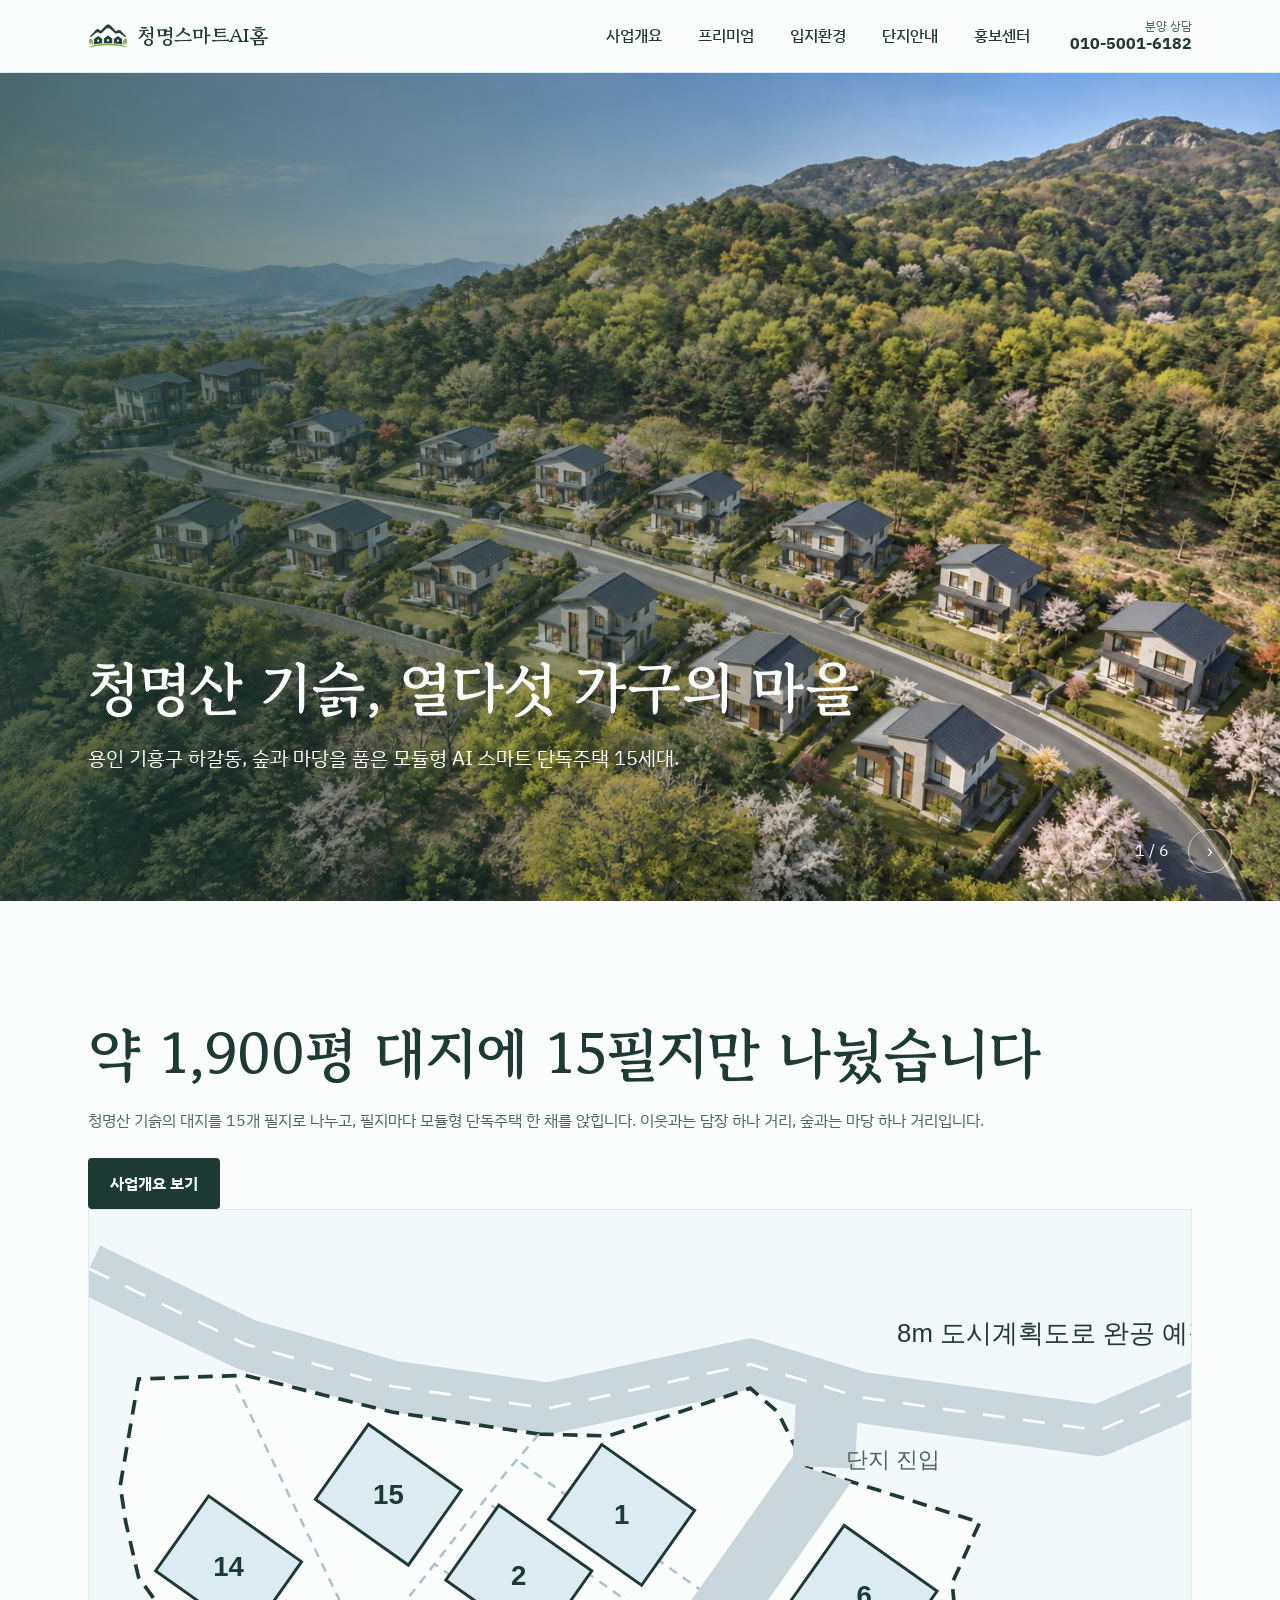
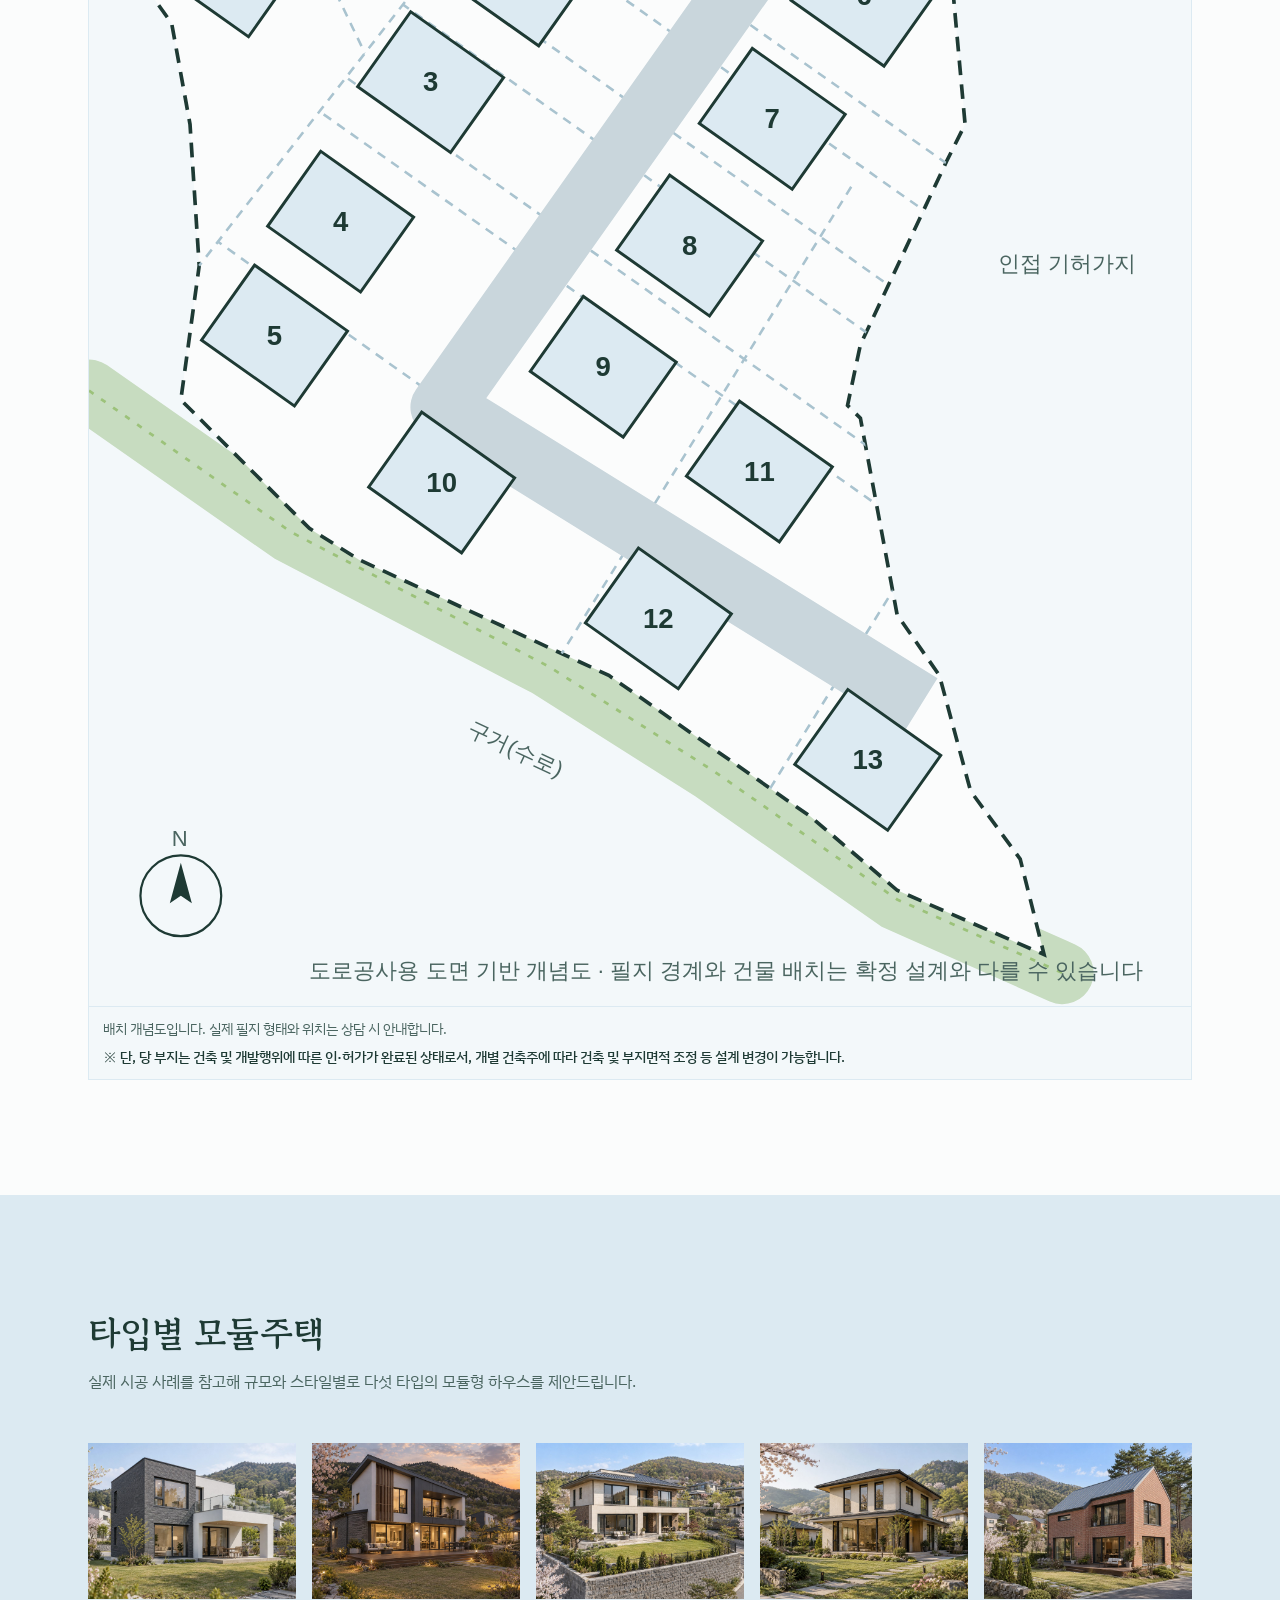
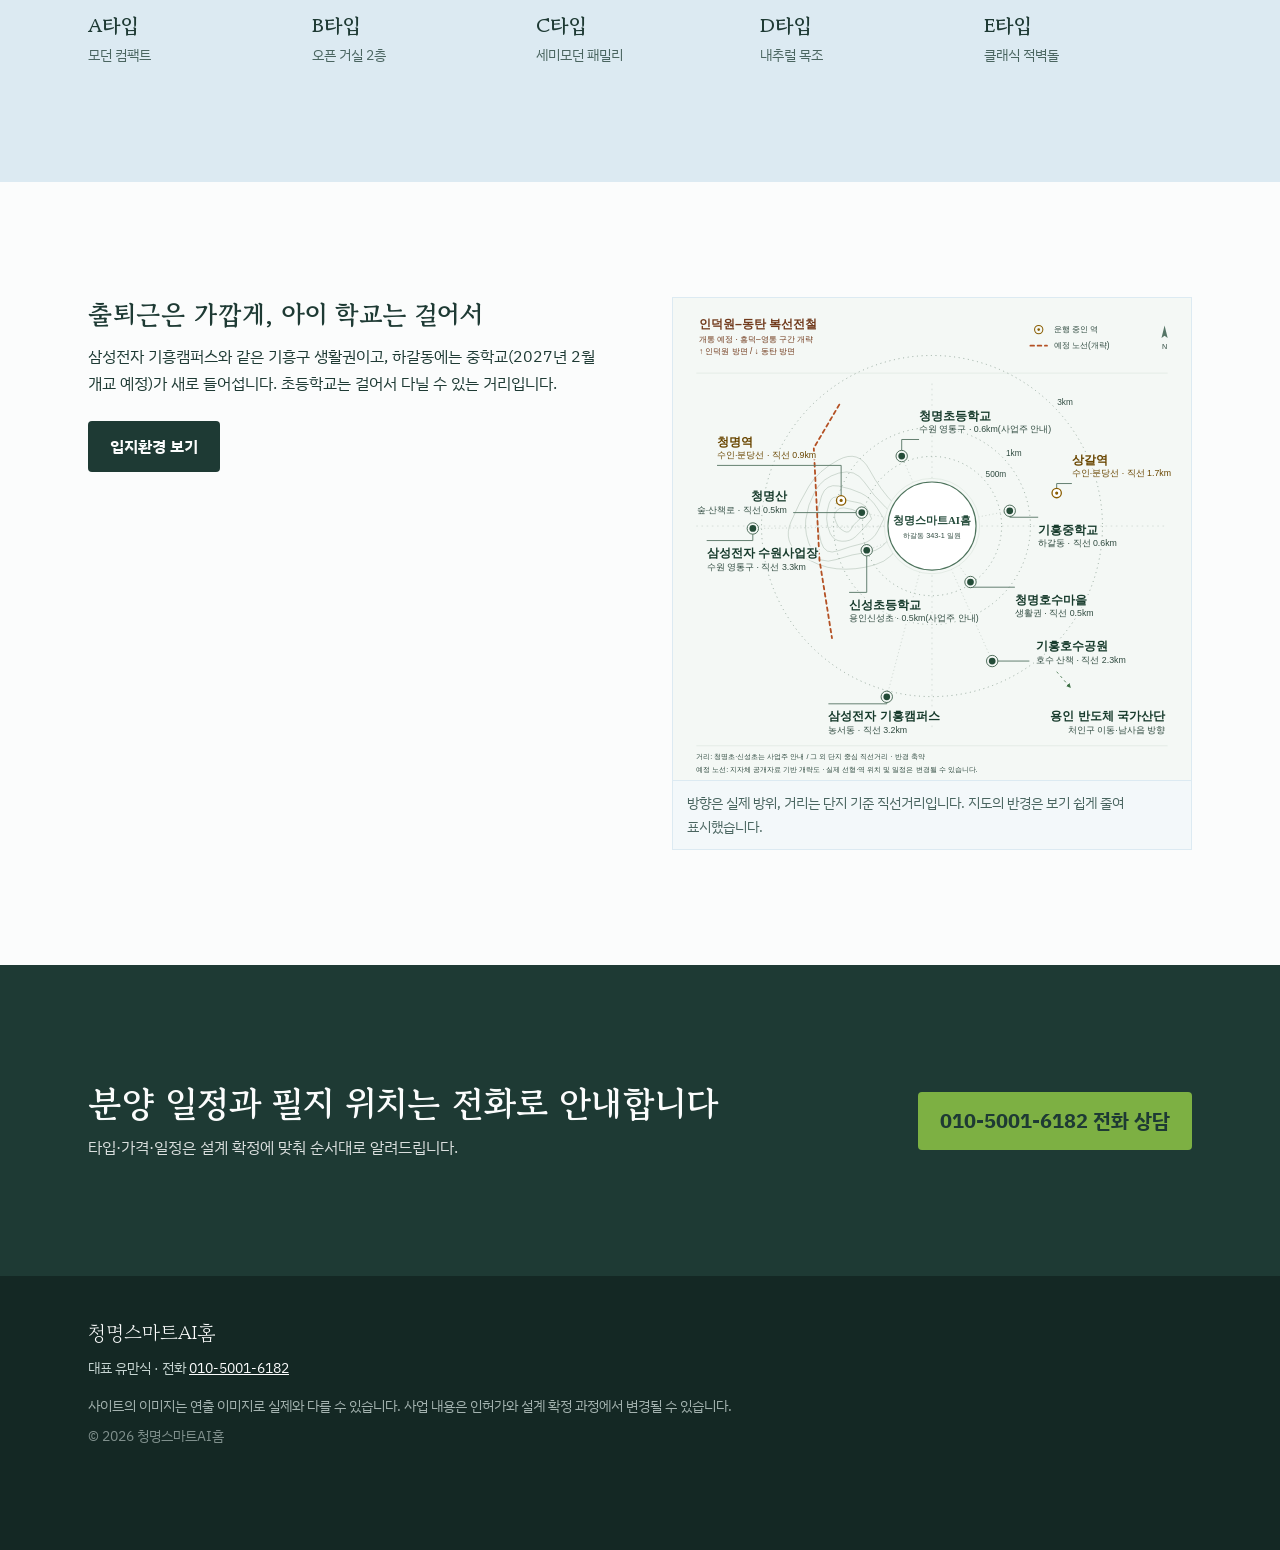
<file: index.html>
<!doctype html>
<html lang="ko">
<head>
<meta charset="utf-8">
<meta name="viewport" content="width=device-width, initial-scale=1, viewport-fit=cover">
<meta name="robots" content="noindex, nofollow">
<title>청명스마트AI홈 | 용인 하갈동 모듈형 스마트 단독주택</title>
<meta name="description" content="용인 기흥구 하갈동 청명산 기슭, 모듈형 AI 스마트 단독주택 15세대 — 청명스마트AI홈">
<link rel="icon" href="assets/img/ai/logo-mark.png">
<link rel="preconnect" href="https://fonts.googleapis.com">
<link rel="preconnect" href="https://fonts.gstatic.com" crossorigin>
<link rel="stylesheet" href="https://fonts.googleapis.com/css2?family=Gowun+Batang:wght@400;700&family=IBM+Plex+Sans+KR:wght@400;500;700&display=swap">
<link rel="stylesheet" href="assets/css/style.css">
</head>
<body data-page="home">
<div data-mount="header"></div>
<main id="main">
<section class="hero" aria-roledescription="carousel" aria-label="청명스마트AI홈 소개 슬라이드">
  <div class="hero__slide is-active" role="group" aria-roledescription="slide" aria-label="1 / 6">
    <img src="assets/img/ai/hero-01-village-v2.jpg" alt="숲을 등진 언덕에 모듈형 주택 15채가 모여 있는 마을 전경" fetchpriority="high">
    <div class="hero__text"><h1>청명산 기슭, 열다섯 가구의 마을</h1><p>용인 기흥구 하갈동, 숲과 마당을 품은 모듈형 AI 스마트 단독주택 15세대.</p></div>
  </div>
  <div class="hero__slide" role="group" aria-roledescription="slide" aria-label="2 / 6">
    <img src="assets/img/ai/hero-02-yard.jpg" alt="노을 무렵 데크와 잔디 마당이 있는 주택" loading="lazy">
    <div class="hero__text"><h2>아파트 대신, 마당 있는 집</h2><p>퇴근 후엔 데크에서 저녁을, 주말엔 텃밭에서 하루를.</p></div>
  </div>
  <div class="hero__slide" role="group" aria-roledescription="slide" aria-label="3 / 6">
    <img src="assets/img/ai/hero-03-interior-v2.jpg" alt="두 층 높이 통창 너머로 숲과 호수가 내려다보이는 밝은 거실" loading="lazy">
    <div class="hero__text"><h2>숲을 거실로 들이는 큰 창</h2><p>두 층 높이로 열린 거실 창 너머, 청명산의 사계절과 발아래 펼쳐진 기흥호수가 그대로 풍경이 됩니다.</p></div>
  </div>
  <div class="hero__slide" role="group" aria-roledescription="slide" aria-label="4 / 6">
    <img src="assets/img/ai/hero-04-module.jpg" alt="크레인이 주택 모듈을 기초 위에 올리는 모습" loading="lazy">
    <div class="hero__text"><h2>공장에서 만들고, 현장에서 조립합니다</h2><p>모듈형 공법은 공사 기간을 줄이고 품질을 고르게 맞추는 방식입니다.</p></div>
  </div>
  <div class="hero__slide" role="group" aria-roledescription="slide" aria-label="5 / 6">
    <img src="assets/img/ai/hero-05-trail.jpg" alt="봄 숲 사이로 난 산책길과 멀리 보이는 마을" loading="lazy">
    <div class="hero__text"><h2>청명산 숲을 곁에 둔 마을</h2><p>단지 바로 곁에 청명산이 있습니다.</p></div>
  </div>
  <div class="hero__slide" role="group" aria-roledescription="slide" aria-label="6 / 6">
    <img src="assets/img/ai/hero-06-dusk.jpg" alt="해 질 무렵 불 켜진 주택들과 진입도로" loading="lazy">
    <div class="hero__text"><h2>8m 전면 진입 도시계획도로, 2027년 7월 완공 예정</h2><p>기존 도로를 8m로 넓히는 확장 공사입니다. 일정은 사업주 안내 기준입니다.</p></div>
  </div>
  <div class="hero__ctrl">
    <button type="button" class="hero__prev" aria-label="이전 슬라이드">‹</button>
    <span class="hero__count" aria-live="polite">1 / 6</span>
    <button type="button" class="hero__next" aria-label="다음 슬라이드">›</button>
  </div>
</section>
<section class="section">
  <div class="wrap plan-intro">
    <div>
      <h2>약 1,900평 대지에 15필지만 나눴습니다</h2>
      <p>청명산 기슭의 대지를 15개 필지로 나누고, 필지마다 모듈형 단독주택 한 채를 앉힙니다. 이웃과는 담장 하나 거리, 숲과는 마당 하나 거리입니다.</p>
      <div class="btn-row">
        <a class="btn" href="overview.html">사업개요 보기</a>
      </div>
    </div>
    <figure class="plan-figure">
      <img src="assets/img/svg/site-plan.svg" alt="15필지 배치 개념도: 전면 도로에서 단지 진입로로 들어와 양쪽에 필지 13개, 북서쪽 전면 도로변에 필지 2개가 놓여 있고 남서쪽은 수로">
      <figcaption>배치 개념도입니다. 실제 필지 형태와 위치는 상담 시 안내합니다.<span class="plan-figure__note">※ 단, 당 부지는 건축 및 개발행위에 따른 인·허가가 완료된 상태로서, 개별 건축주에 따라 건축 및 부지면적 조정 등 설계 변경이 가능합니다.</span></figcaption>
    </figure>
  </div>
</section>

<section class="section section--sky">
  <div class="wrap">
    <div class="section__head">
      <h2>타입별 모듈주택</h2>
      <p>실제 시공 사례를 참고해 규모와 스타일별로 다섯 타입의 모듈형 하우스를 제안드립니다.</p>
    </div>
    <div data-render="type-strip"></div>
  </div>
</section>

<section class="section">
  <div class="wrap split">
    <div class="prose">
      <h3>출퇴근은 가깝게, 아이 학교는 걸어서</h3>
      <p>삼성전자 기흥캠퍼스와 같은 기흥구 생활권이고, 하갈동에는 중학교(2027년 2월 개교 예정)가 새로 들어섭니다. 초등학교는 걸어서 다닐 수 있는 거리입니다.</p>
      <div class="btn-row"><a class="btn" href="location.html">입지환경 보기</a></div>
    </div>
    <figure class="plan-figure">
      <img src="assets/img/svg/location-map.svg" alt="입지 개념도: 단지 주변의 청명역·상갈역(수인·분당선), 인덕원–동탄 개통 예정 노선, 청명산, 신성초·청명초등학교, 기흥중학교, 삼성전자 기흥캠퍼스·수원사업장, 용인 반도체 국가산단" loading="lazy">
      <figcaption>방향은 실제 방위, 거리는 단지 기준 직선거리입니다. 지도의 반경은 보기 쉽게 줄여 표시했습니다.</figcaption>
    </figure>
  </div>
</section>
</main>

<section class="cta">
  <div class="wrap section">
    <div>
      <h2>분양 일정과 필지 위치는 전화로 안내합니다</h2>
      <p>타입·가격·일정은 설계 확정에 맞춰 순서대로 알려드립니다.</p>
    </div>
    <a class="btn btn--leaf" data-tel>전화 상담</a>
  </div>
</section>
<div data-mount="footer"></div>
<script src="assets/js/site-data.js"></script>
<script src="assets/js/common.js"></script>
</body>
</html>
</file>
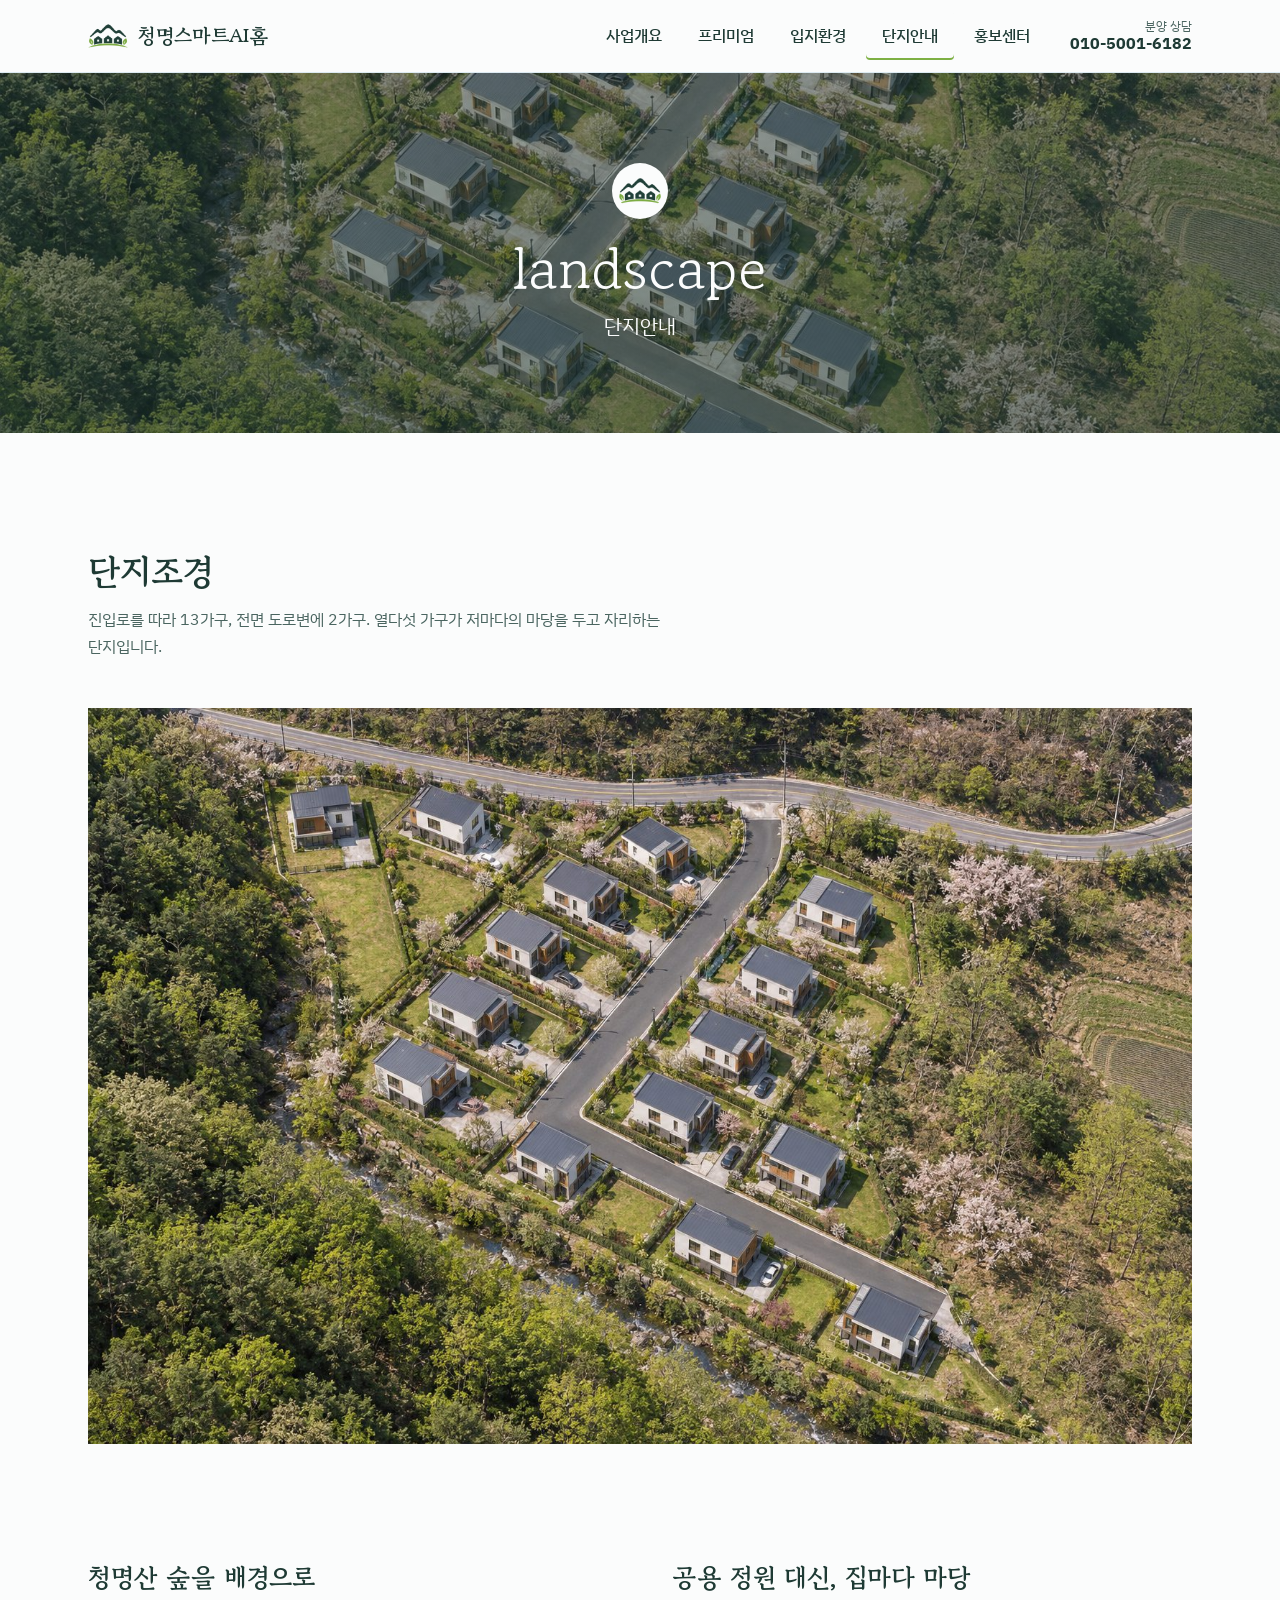
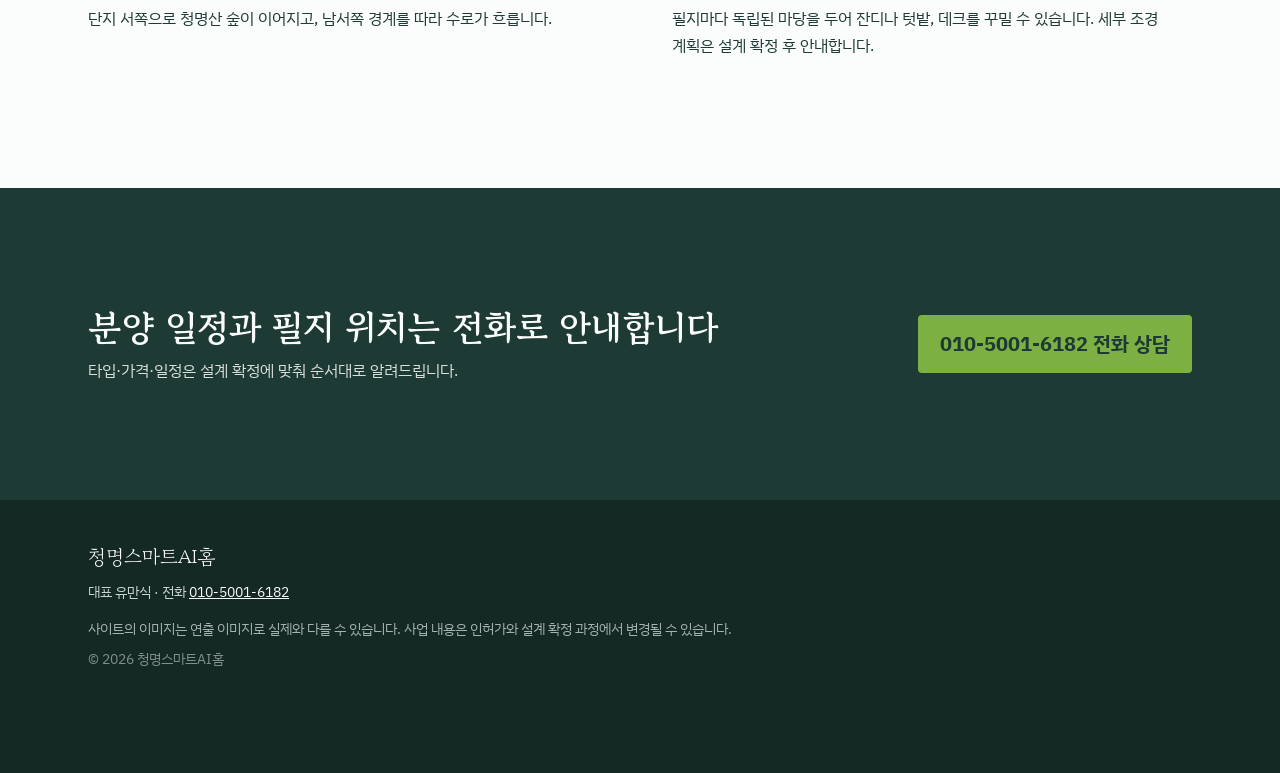
<file: design.html>
<!doctype html>
<html lang="ko">
<head>
<meta charset="utf-8">
<meta name="viewport" content="width=device-width, initial-scale=1, viewport-fit=cover">
<meta name="robots" content="noindex, nofollow">
<title>단지조경 | 청명스마트AI홈</title>
<meta name="description" content="용인 기흥구 하갈동 청명산 기슭, 모듈형 AI 스마트 단독주택 15세대 — 청명스마트AI홈">
<link rel="icon" href="assets/img/ai/logo-mark.png">
<link rel="preconnect" href="https://fonts.googleapis.com">
<link rel="preconnect" href="https://fonts.gstatic.com" crossorigin>
<link rel="stylesheet" href="https://fonts.googleapis.com/css2?family=Gowun+Batang:wght@400;700&family=IBM+Plex+Sans+KR:wght@400;500;700&display=swap">
<link rel="stylesheet" href="assets/css/style.css">
</head>
<body data-page="design">
<div data-mount="header"></div>
<div data-mount="sub-visual"></div>
<main id="main">
<section class="section">
  <div class="wrap">
    <div class="section__head"><h2>단지조경</h2><p>진입로를 따라 13가구, 전면 도로변에 2가구. 열다섯 가구가 저마다의 마당을 두고 자리하는 단지입니다.</p></div>
    <figure class="wide-fig">
      <img src="assets/img/ai/landscape-v4.jpg" alt="꺾인 진입로를 따라 13채, 전면 도로변에 2채의 주택이 각자의 마당을 두고 자리한 단지 조감 연출 이미지">
    </figure>
    <div class="split section" style="padding-bottom:0">
      <div class="prose"><h3>청명산 숲을 배경으로</h3><p>단지 서쪽으로 청명산 숲이 이어지고, 남서쪽 경계를 따라 수로가 흐릅니다.</p></div>
      <div class="prose"><h3>공용 정원 대신, 집마다 마당</h3><p>필지마다 독립된 마당을 두어 잔디나 텃밭, 데크를 꾸밀 수 있습니다. 세부 조경 계획은 설계 확정 후 안내합니다.</p></div>
    </div>
  </div>
</section>
</main>

<section class="cta">
  <div class="wrap section">
    <div>
      <h2>분양 일정과 필지 위치는 전화로 안내합니다</h2>
      <p>타입·가격·일정은 설계 확정에 맞춰 순서대로 알려드립니다.</p>
    </div>
    <a class="btn btn--leaf" data-tel>전화 상담</a>
  </div>
</section>
<div data-mount="footer"></div>
<script src="assets/js/site-data.js"></script>
<script src="assets/js/common.js"></script>
</body>
</html>
</file>
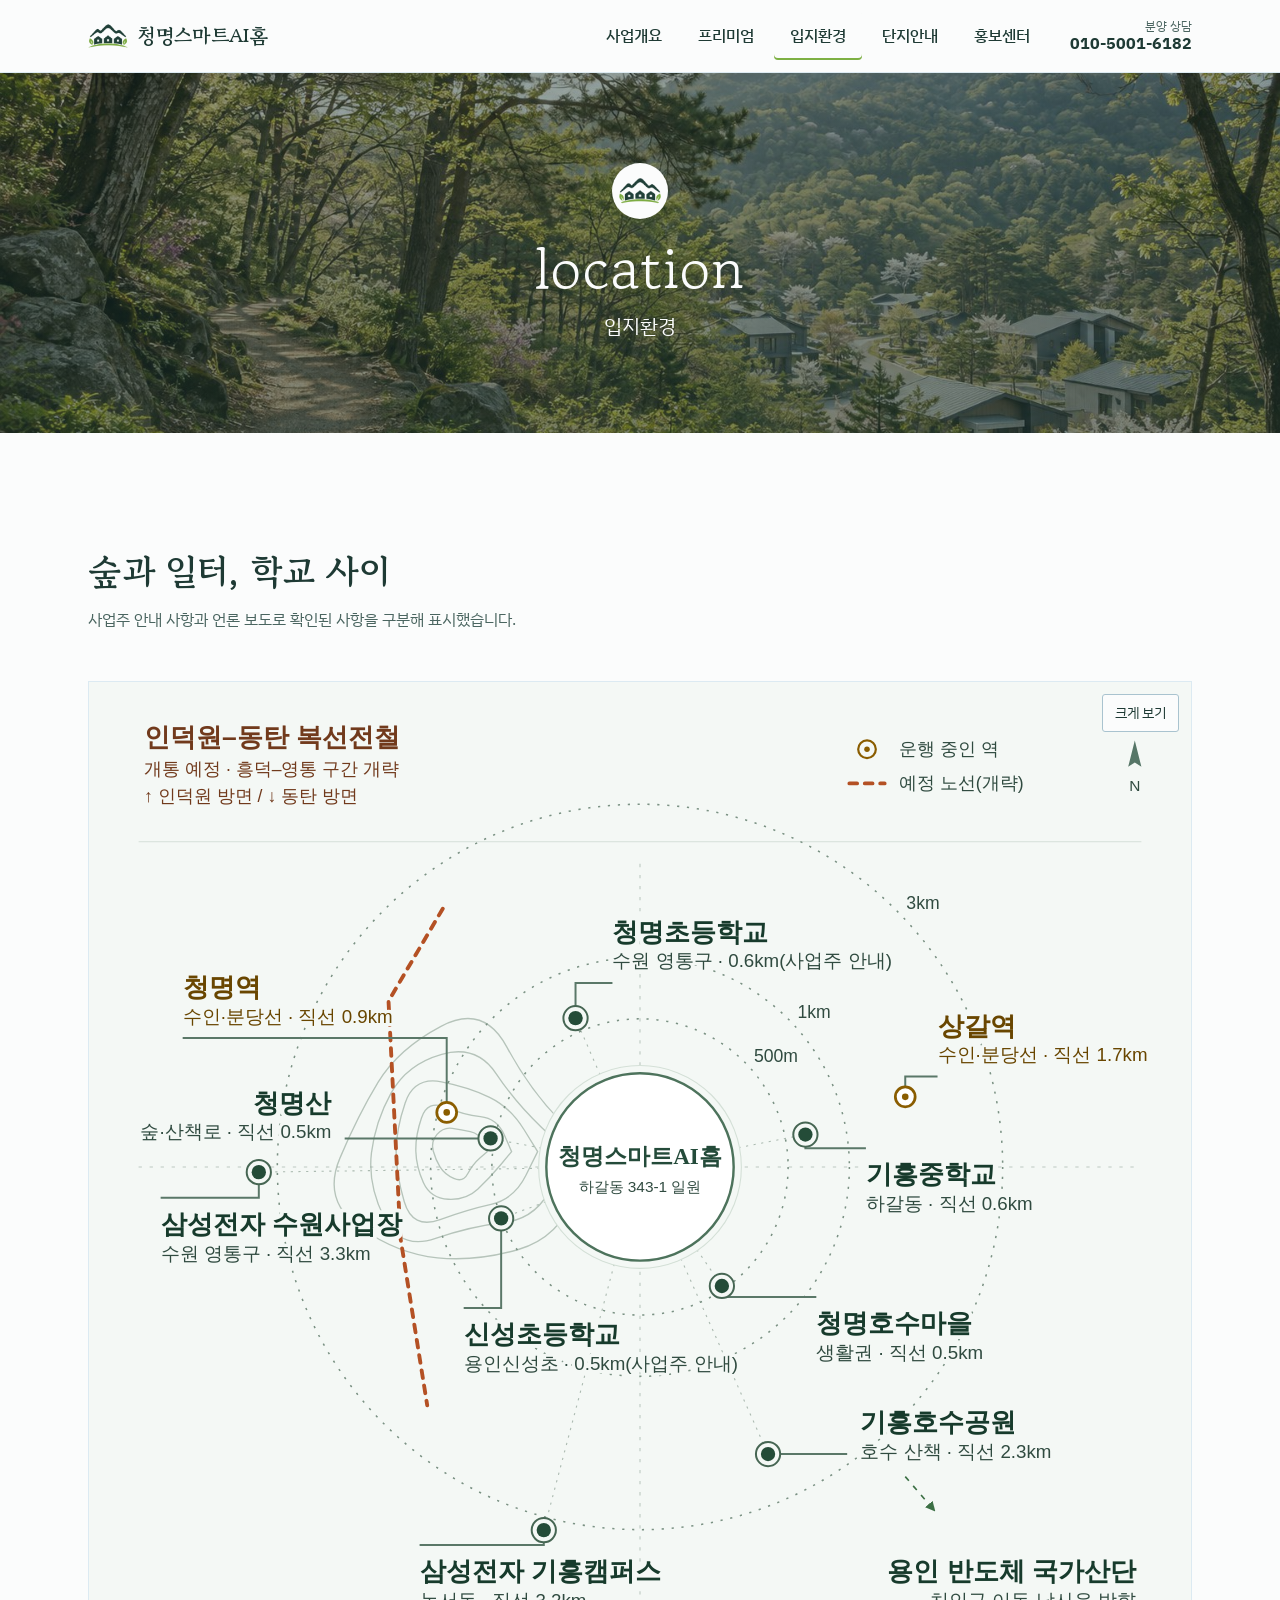
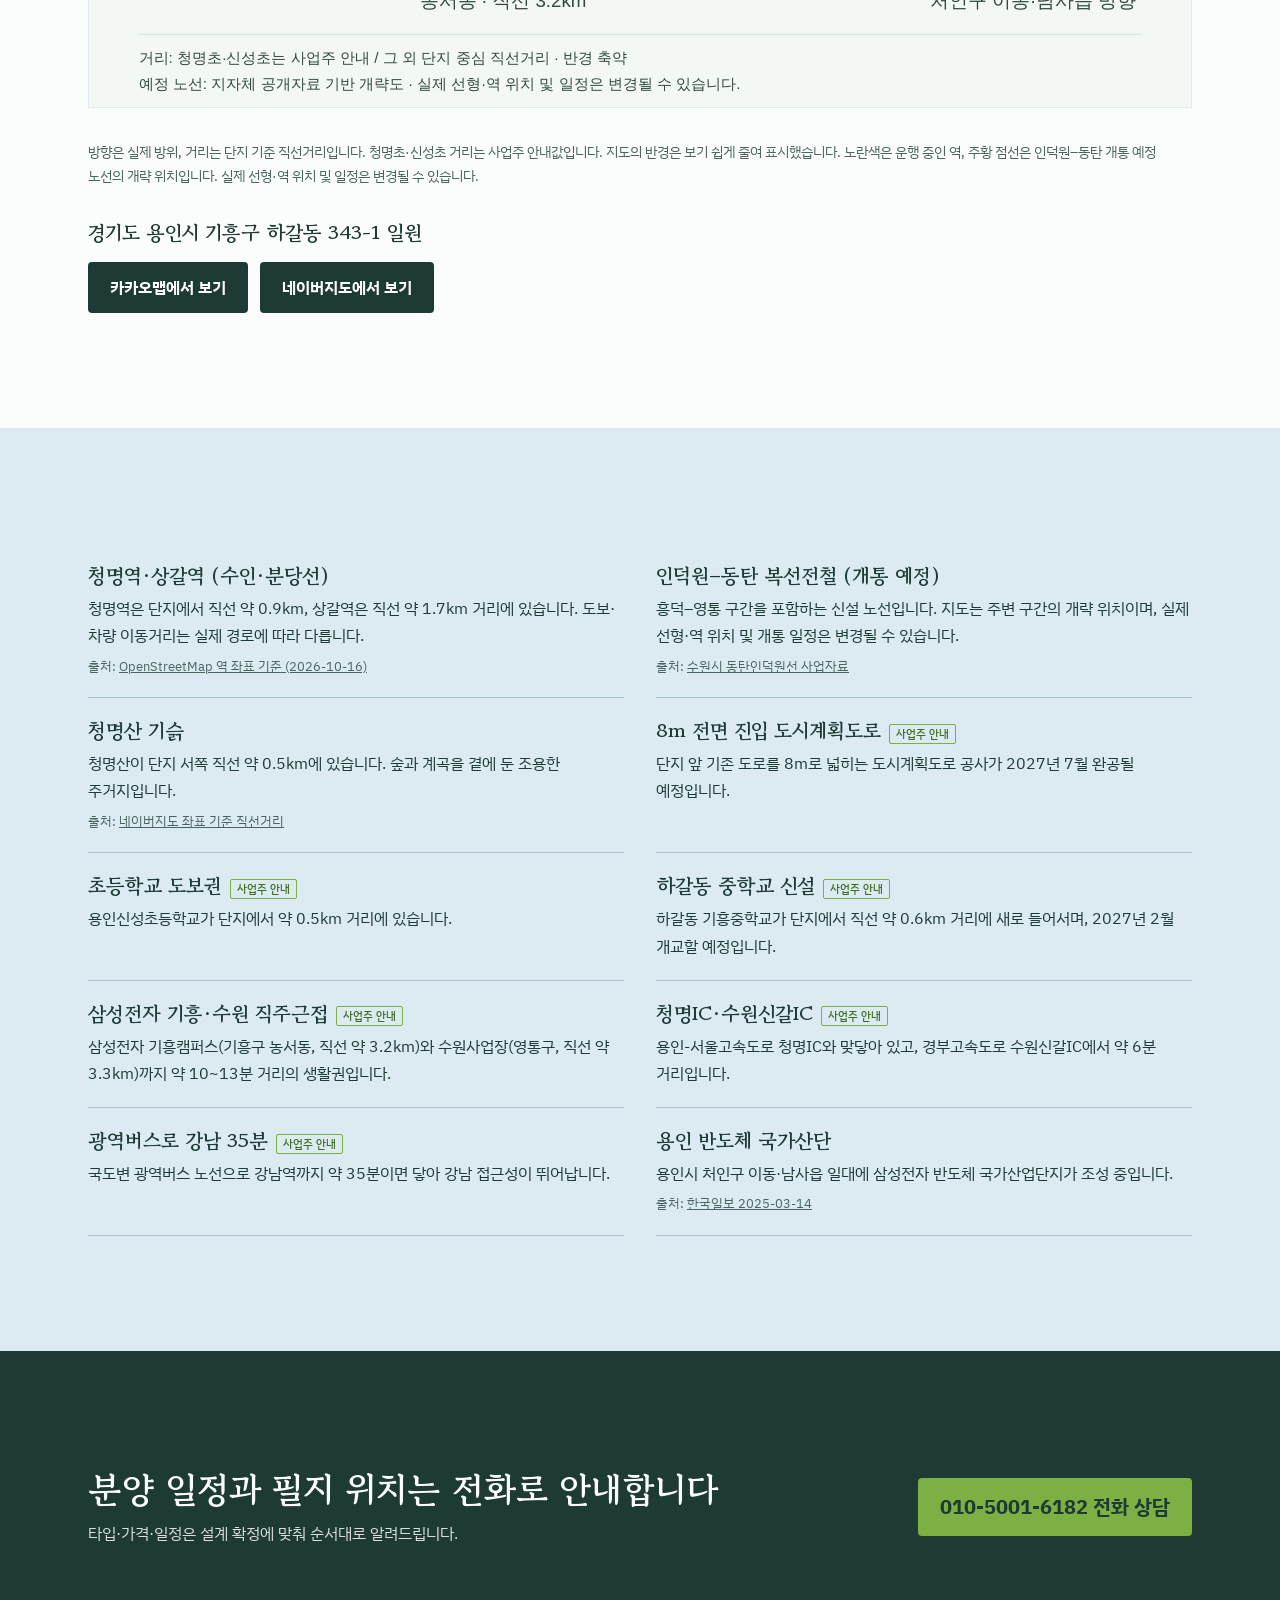
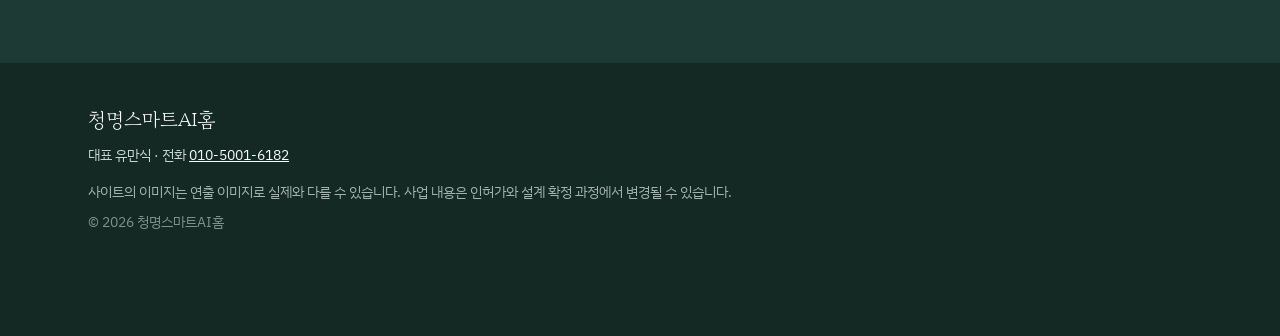
<file: location.html>
<!doctype html>
<html lang="ko">
<head>
<meta charset="utf-8">
<meta name="viewport" content="width=device-width, initial-scale=1, viewport-fit=cover">
<meta name="robots" content="noindex, nofollow">
<title>입지환경 | 청명스마트AI홈</title>
<meta name="description" content="용인 기흥구 하갈동 청명산 기슭, 모듈형 AI 스마트 단독주택 15세대 — 청명스마트AI홈">
<link rel="icon" href="assets/img/ai/logo-mark.png">
<link rel="preconnect" href="https://fonts.googleapis.com">
<link rel="preconnect" href="https://fonts.gstatic.com" crossorigin>
<link rel="stylesheet" href="https://fonts.googleapis.com/css2?family=Gowun+Batang:wght@400;700&family=IBM+Plex+Sans+KR:wght@400;500;700&display=swap">
<link rel="stylesheet" href="assets/css/style.css">
</head>
<body data-page="location">
<div data-mount="header"></div>
<div data-mount="sub-visual"></div>
<main id="main">
<section class="section">
  <div class="wrap">
    <div class="section__head"><h2>숲과 일터, 학교 사이</h2><p>사업주 안내 사항과 언론 보도로 확인된 사항을 구분해 표시했습니다.</p></div>
    <figure class="loc-map">
      <img src="assets/img/svg/location-map.svg" alt="입지 개념도: 단지를 중심으로 청명역·상갈역(수인·분당선), 인덕원–동탄 개통 예정 노선, 청명산, 신성초·청명초등학교, 기흥중학교, 삼성전자 기흥캠퍼스·수원사업장, 용인 반도체 국가산단의 위치 관계">
      <a class="loc-map__zoom" href="assets/img/svg/location-map.svg" target="_blank" rel="noopener">크게 보기</a>
    </figure>
    <p class="notice">방향은 실제 방위, 거리는 단지 기준 직선거리입니다. 청명초·신성초 거리는 사업주 안내값입니다. 지도의 반경은 보기 쉽게 줄여 표시했습니다. 노란색은 운행 중인 역, 주황 점선은 인덕원–동탄 개통 예정 노선의 개략 위치입니다. 실제 선형·역 위치 및 일정은 변경될 수 있습니다.</p>
    <div data-render="map-links"></div>
  </div>
</section>
<section class="section section--sky">
  <div class="wrap"><div data-render="location"></div></div>
</section>
</main>

<section class="cta">
  <div class="wrap section">
    <div>
      <h2>분양 일정과 필지 위치는 전화로 안내합니다</h2>
      <p>타입·가격·일정은 설계 확정에 맞춰 순서대로 알려드립니다.</p>
    </div>
    <a class="btn btn--leaf" data-tel>전화 상담</a>
  </div>
</section>
<div data-mount="footer"></div>
<script src="assets/js/site-data.js"></script>
<script src="assets/js/common.js"></script>
</body>
</html>
</file>
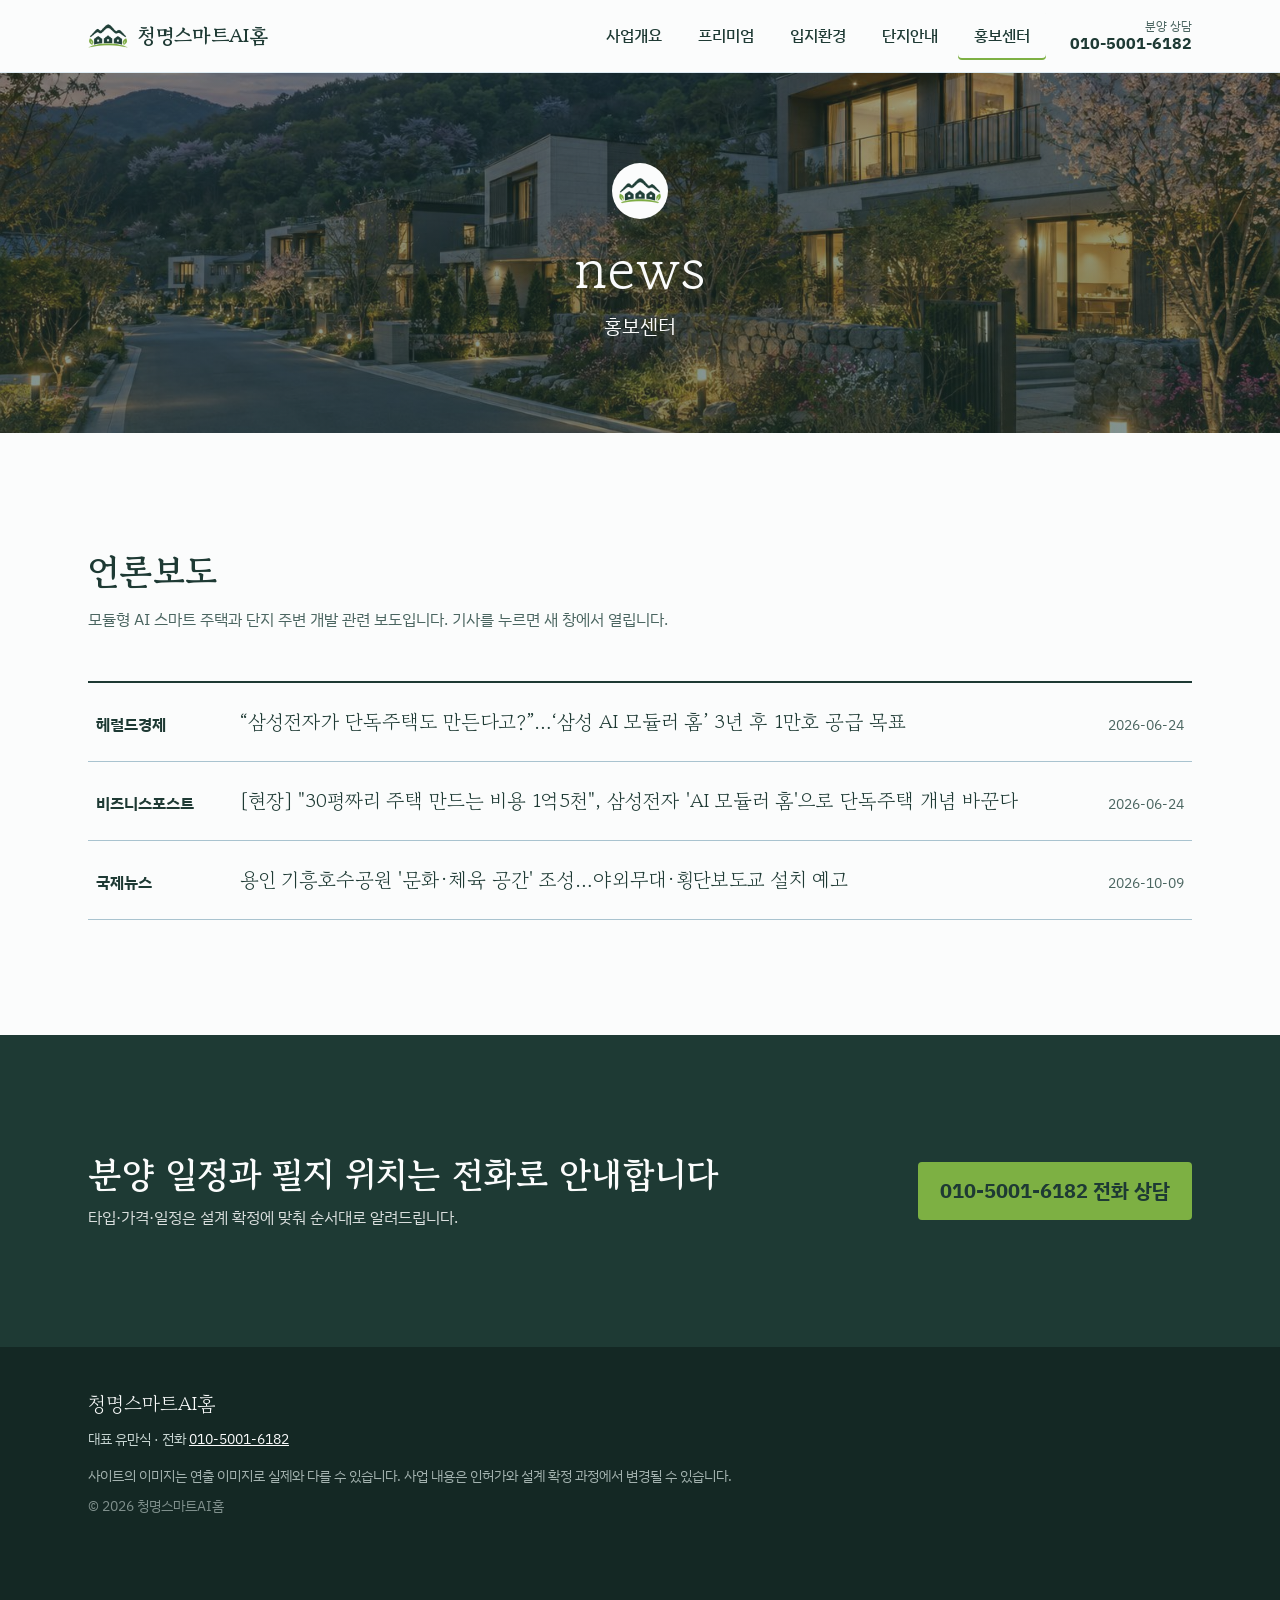
<file: news.html>
<!doctype html>
<html lang="ko">
<head>
<meta charset="utf-8">
<meta name="viewport" content="width=device-width, initial-scale=1, viewport-fit=cover">
<meta name="robots" content="noindex, nofollow">
<title>언론보도 | 청명스마트AI홈</title>
<meta name="description" content="용인 기흥구 하갈동 청명산 기슭, 모듈형 AI 스마트 단독주택 15세대 — 청명스마트AI홈">
<link rel="icon" href="assets/img/ai/logo-mark.png">
<link rel="preconnect" href="https://fonts.googleapis.com">
<link rel="preconnect" href="https://fonts.gstatic.com" crossorigin>
<link rel="stylesheet" href="https://fonts.googleapis.com/css2?family=Gowun+Batang:wght@400;700&family=IBM+Plex+Sans+KR:wght@400;500;700&display=swap">
<link rel="stylesheet" href="assets/css/style.css">
</head>
<body data-page="news">
<div data-mount="header"></div>
<div data-mount="sub-visual"></div>
<main id="main">
<section class="section">
  <div class="wrap">
    <div class="section__head"><h2>언론보도</h2><p>모듈형 AI 스마트 주택과 단지 주변 개발 관련 보도입니다. 기사를 누르면 새 창에서 열립니다.</p></div>
    <div data-render="news"></div>
  </div>
</section>
</main>

<section class="cta">
  <div class="wrap section">
    <div>
      <h2>분양 일정과 필지 위치는 전화로 안내합니다</h2>
      <p>타입·가격·일정은 설계 확정에 맞춰 순서대로 알려드립니다.</p>
    </div>
    <a class="btn btn--leaf" data-tel>전화 상담</a>
  </div>
</section>
<div data-mount="footer"></div>
<script src="assets/js/site-data.js"></script>
<script src="assets/js/common.js"></script>
</body>
</html>
</file>
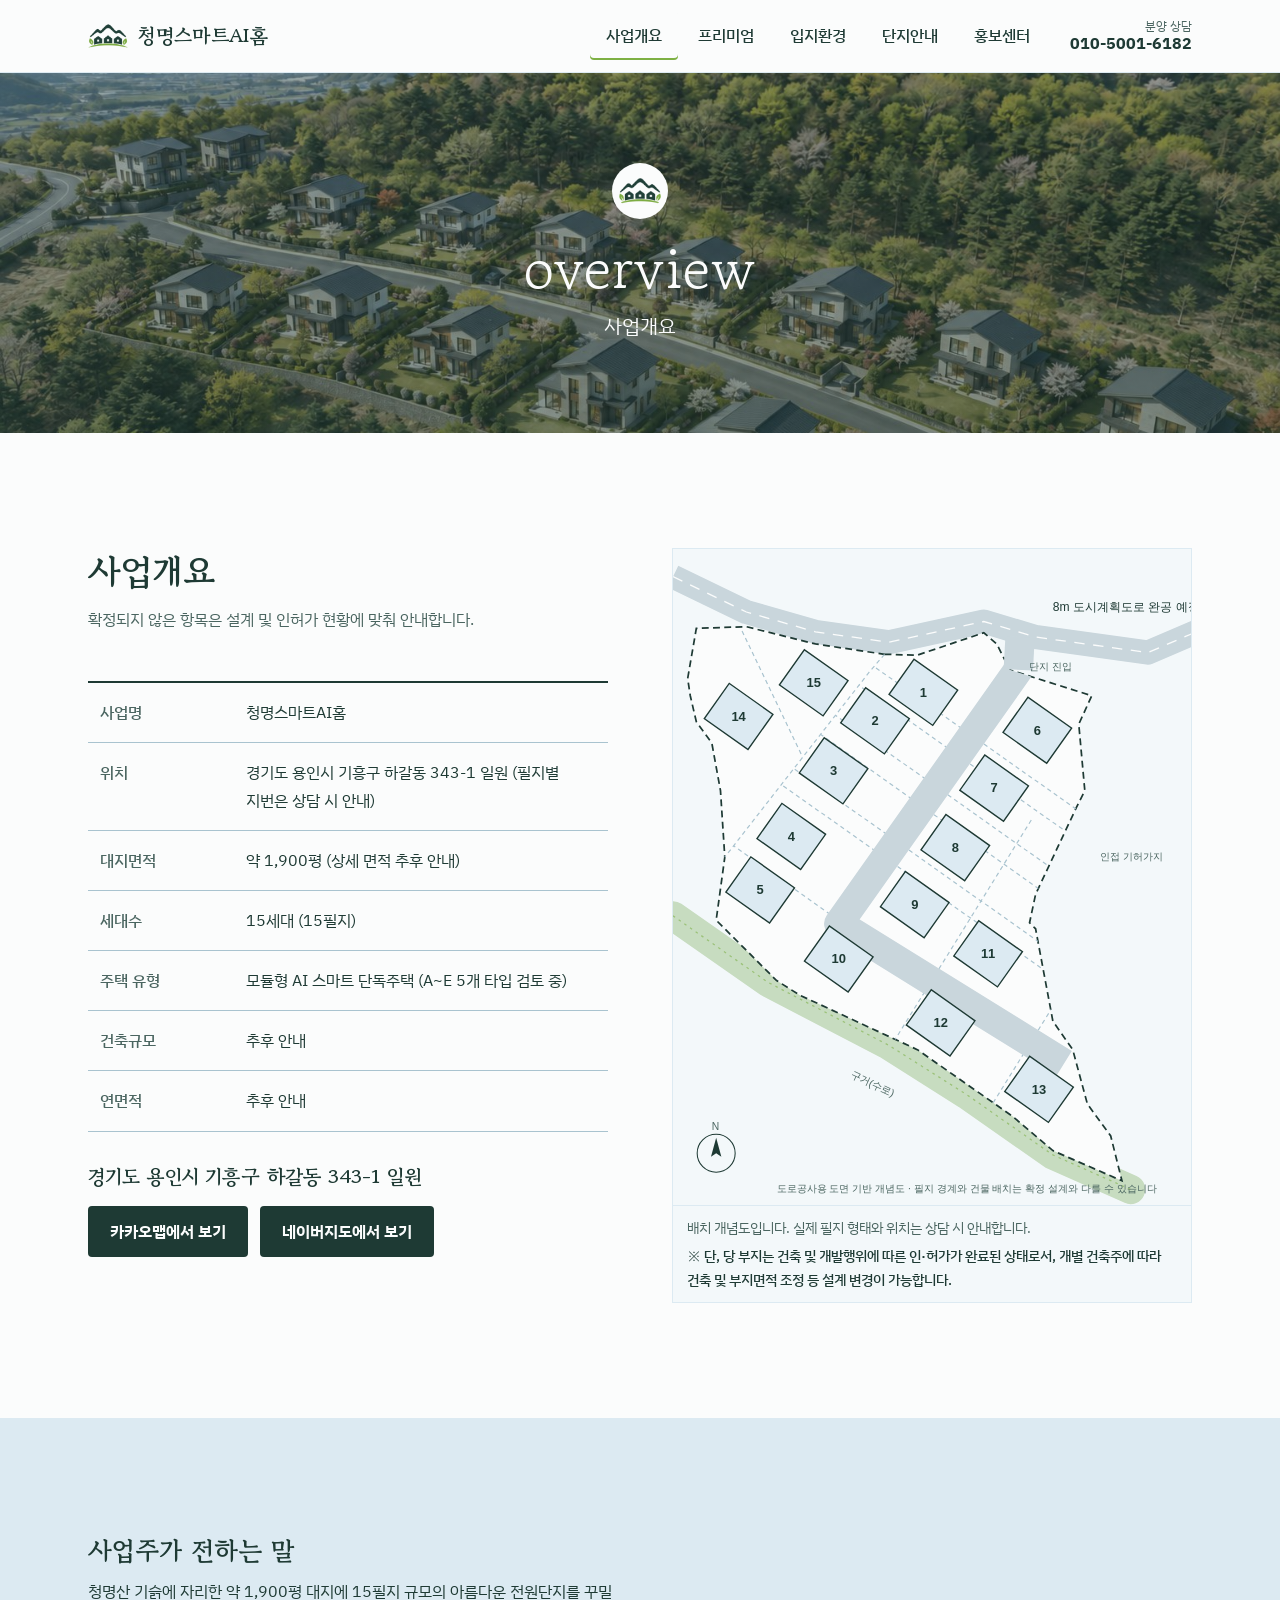
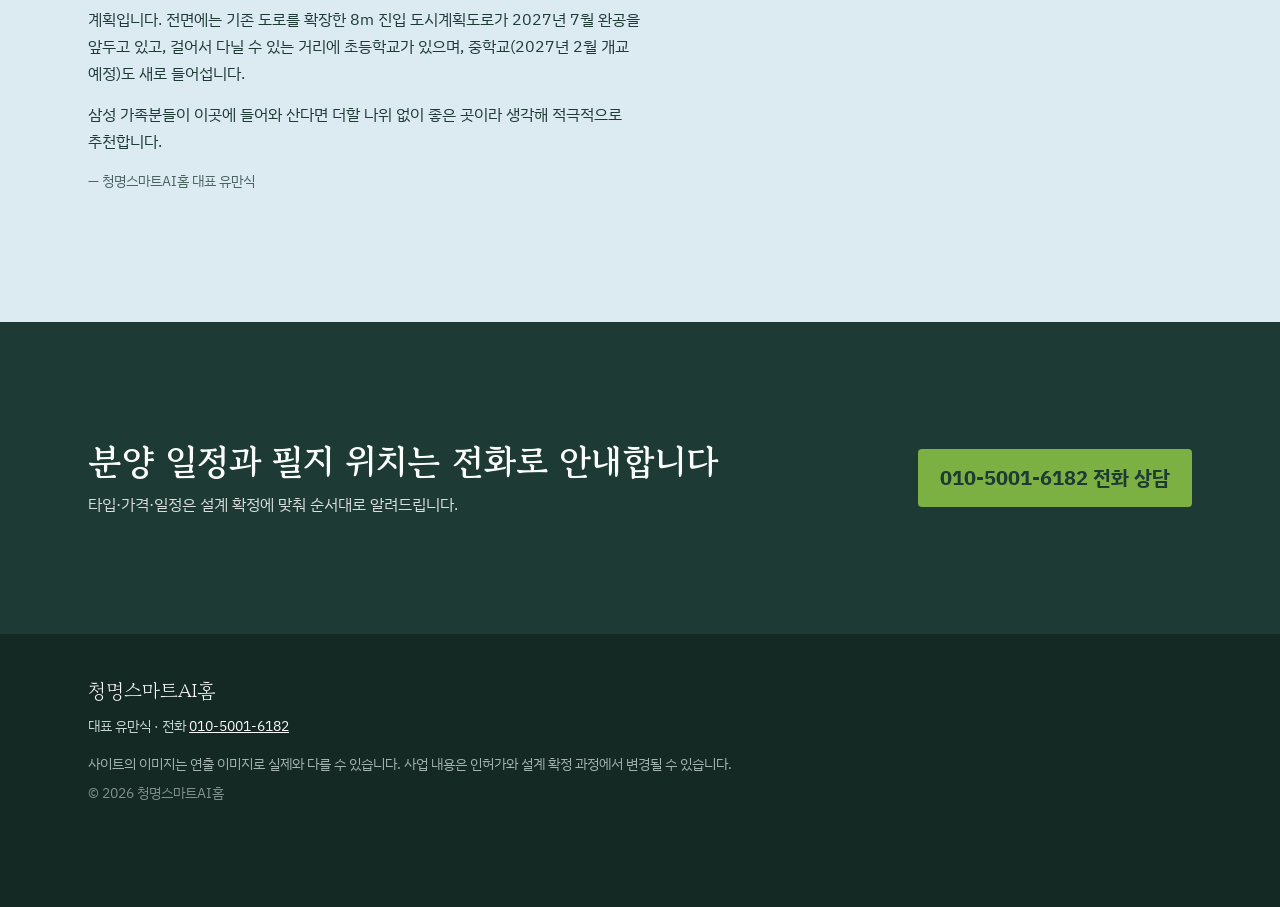
<file: overview.html>
<!doctype html>
<html lang="ko">
<head>
<meta charset="utf-8">
<meta name="viewport" content="width=device-width, initial-scale=1, viewport-fit=cover">
<meta name="robots" content="noindex, nofollow">
<title>사업개요 | 청명스마트AI홈</title>
<meta name="description" content="용인 기흥구 하갈동 청명산 기슭, 모듈형 AI 스마트 단독주택 15세대 — 청명스마트AI홈">
<link rel="icon" href="assets/img/ai/logo-mark.png">
<link rel="preconnect" href="https://fonts.googleapis.com">
<link rel="preconnect" href="https://fonts.gstatic.com" crossorigin>
<link rel="stylesheet" href="https://fonts.googleapis.com/css2?family=Gowun+Batang:wght@400;700&family=IBM+Plex+Sans+KR:wght@400;500;700&display=swap">
<link rel="stylesheet" href="assets/css/style.css">
</head>
<body data-page="overview">
<div data-mount="header"></div>
<div data-mount="sub-visual"></div>
<main id="main">
<section class="section">
  <div class="wrap split">
    <div>
      <div class="section__head"><h2>사업개요</h2><p>확정되지 않은 항목은 설계 및 인허가 현황에 맞춰 안내합니다.</p></div>
      <div data-render="overview"></div>
      <div data-render="map-links"></div>
    </div>
    <figure class="plan-figure">
      <img src="assets/img/svg/site-plan.svg" alt="15필지 배치 개념도">
      <figcaption>배치 개념도입니다. 실제 필지 형태와 위치는 상담 시 안내합니다.<span class="plan-figure__note">※ 단, 당 부지는 건축 및 개발행위에 따른 인·허가가 완료된 상태로서, 개별 건축주에 따라 건축 및 부지면적 조정 등 설계 변경이 가능합니다.</span></figcaption>
    </figure>
  </div>
</section>
<section class="section section--sky">
  <div class="wrap prose">
    <h3>사업주가 전하는 말</h3>
    <p>청명산 기슭에 자리한 약 1,900평 대지에 15필지 규모의 아름다운 전원단지를 꾸밀 계획입니다. 전면에는 기존 도로를 확장한 8m 진입 도시계획도로가 2027년 7월 완공을 앞두고 있고, 걸어서 다닐 수 있는 거리에 초등학교가 있으며, 중학교(2027년 2월 개교 예정)도 새로 들어섭니다.</p>
    <p>삼성 가족분들이 이곳에 들어와 산다면 더할 나위 없이 좋은 곳이라 생각해 적극적으로 추천합니다.</p>
    <p class="notice">— 청명스마트AI홈 대표 유만식</p>
  </div>
</section>
</main>

<section class="cta">
  <div class="wrap section">
    <div>
      <h2>분양 일정과 필지 위치는 전화로 안내합니다</h2>
      <p>타입·가격·일정은 설계 확정에 맞춰 순서대로 알려드립니다.</p>
    </div>
    <a class="btn btn--leaf" data-tel>전화 상담</a>
  </div>
</section>
<div data-mount="footer"></div>
<script src="assets/js/site-data.js"></script>
<script src="assets/js/common.js"></script>
</body>
</html>
</file>
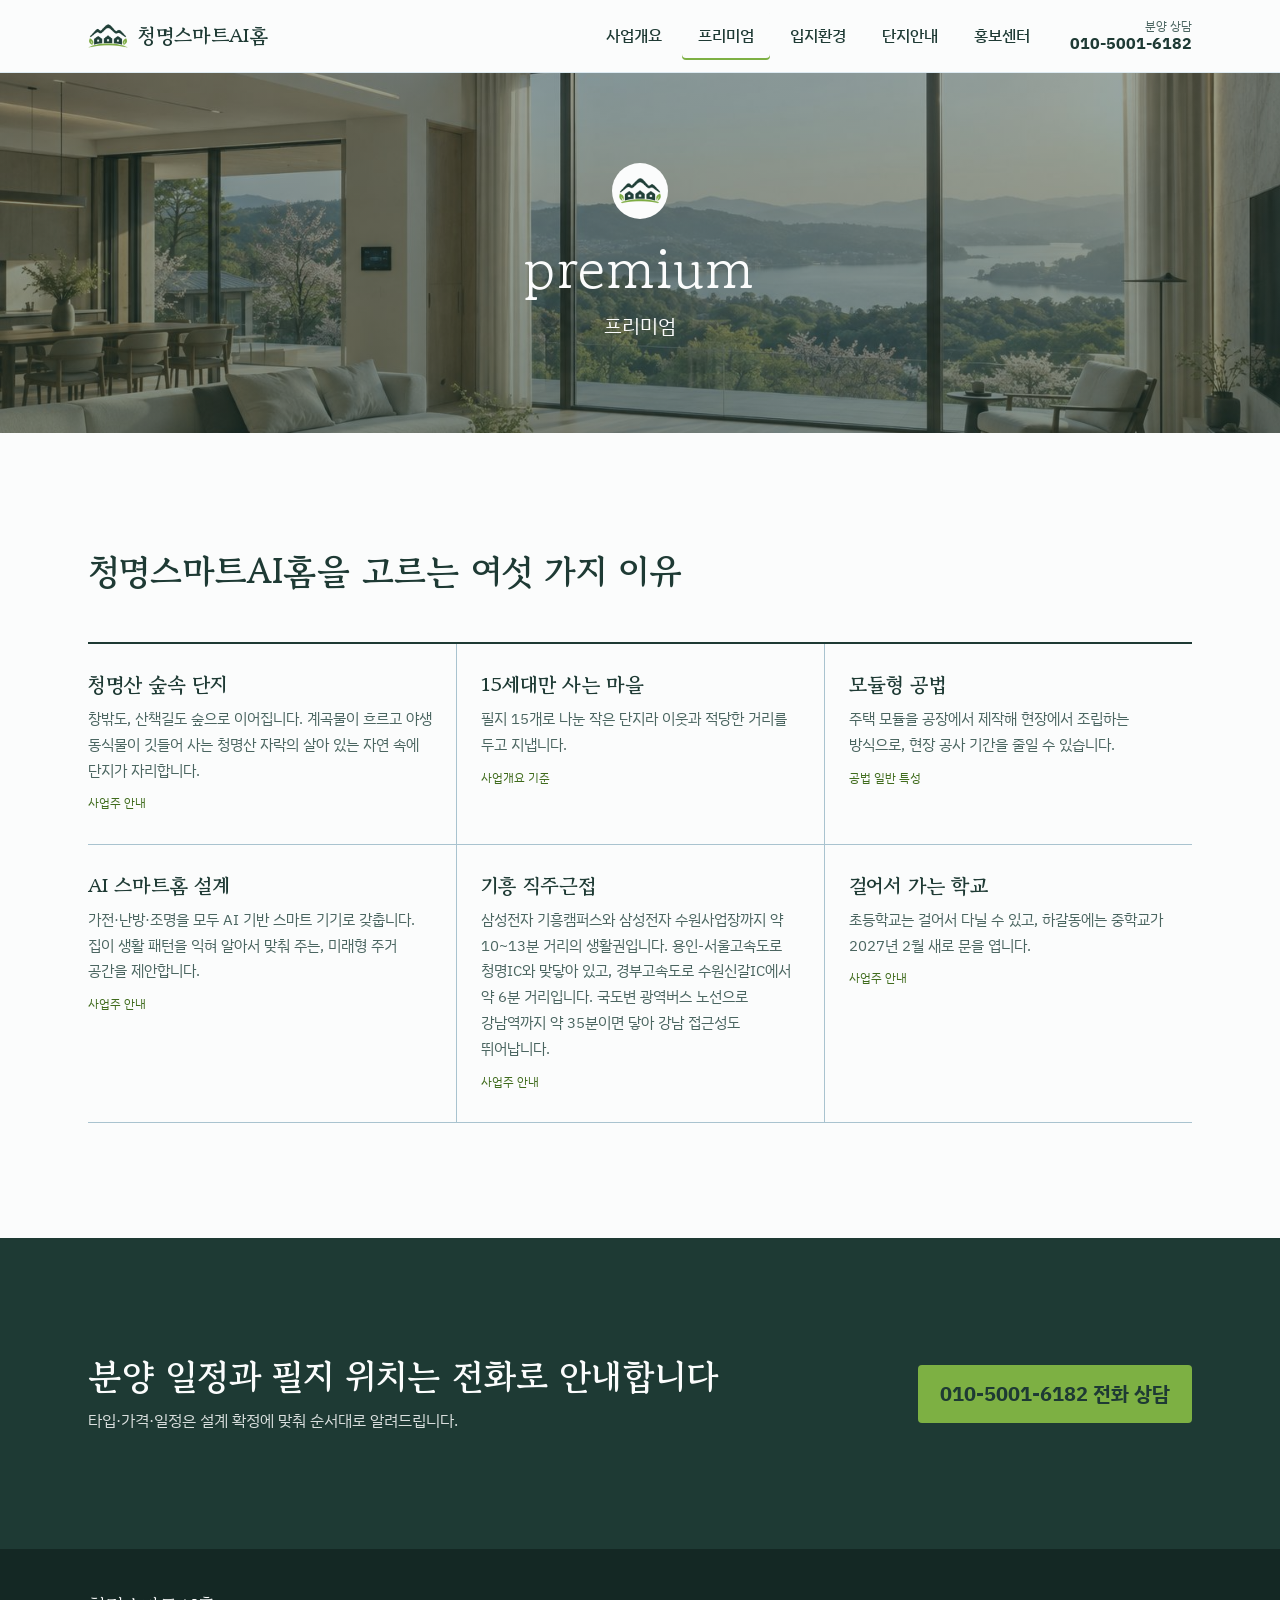
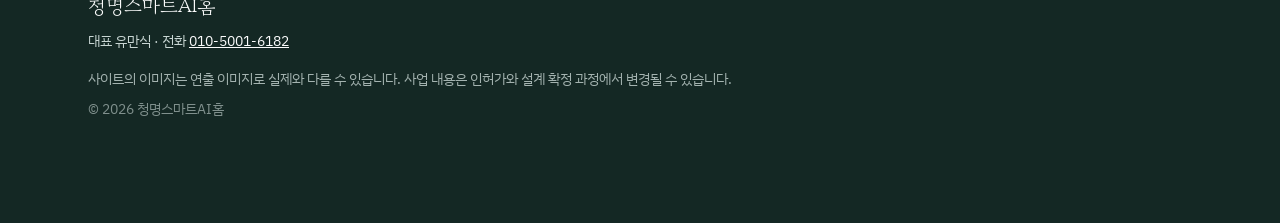
<file: premium.html>
<!doctype html>
<html lang="ko">
<head>
<meta charset="utf-8">
<meta name="viewport" content="width=device-width, initial-scale=1, viewport-fit=cover">
<meta name="robots" content="noindex, nofollow">
<title>프리미엄 | 청명스마트AI홈</title>
<meta name="description" content="용인 기흥구 하갈동 청명산 기슭, 모듈형 AI 스마트 단독주택 15세대 — 청명스마트AI홈">
<link rel="icon" href="assets/img/ai/logo-mark.png">
<link rel="preconnect" href="https://fonts.googleapis.com">
<link rel="preconnect" href="https://fonts.gstatic.com" crossorigin>
<link rel="stylesheet" href="https://fonts.googleapis.com/css2?family=Gowun+Batang:wght@400;700&family=IBM+Plex+Sans+KR:wght@400;500;700&display=swap">
<link rel="stylesheet" href="assets/css/style.css">
</head>
<body data-page="premium">
<div data-mount="header"></div>
<div data-mount="sub-visual"></div>
<main id="main">
<section class="section">
  <div class="wrap">
    <div class="section__head"><h2>청명스마트AI홈을 고르는 여섯 가지 이유</h2></div>
    <ul class="merit">
      <li><h3>청명산 숲속 단지</h3><p>창밖도, 산책길도 숲으로 이어집니다. 계곡물이 흐르고 야생 동식물이 깃들어 사는 청명산 자락의 살아 있는 자연 속에 단지가 자리합니다.</p><span class="tag">사업주 안내</span></li>
      <li><h3>15세대만 사는 마을</h3><p>필지 15개로 나눈 작은 단지라 이웃과 적당한 거리를 두고 지냅니다.</p><span class="tag">사업개요 기준</span></li>
      <li><h3>모듈형 공법</h3><p>주택 모듈을 공장에서 제작해 현장에서 조립하는 방식으로, 현장 공사 기간을 줄일 수 있습니다.</p><span class="tag">공법 일반 특성</span></li>
      <li><h3>AI 스마트홈 설계</h3><p>가전·난방·조명을 모두 AI 기반 스마트 기기로 갖춥니다. 집이 생활 패턴을 익혀 알아서 맞춰 주는, 미래형 주거 공간을 제안합니다.</p><span class="tag">사업주 안내</span></li>
      <li><h3>기흥 직주근접</h3><p>삼성전자 기흥캠퍼스와 삼성전자 수원사업장까지 약 10~13분 거리의 생활권입니다. 용인-서울고속도로 청명IC와 맞닿아 있고, 경부고속도로 수원신갈IC에서 약 6분 거리입니다. 국도변 광역버스 노선으로 강남역까지 약 35분이면 닿아 강남 접근성도 뛰어납니다.</p><span class="tag">사업주 안내</span></li>
      <li><h3>걸어서 가는 학교</h3><p>초등학교는 걸어서 다닐 수 있고, 하갈동에는 중학교가 2027년 2월 새로 문을 엽니다.</p><span class="tag">사업주 안내</span></li>
    </ul>
  </div>
</section>
</main>

<section class="cta">
  <div class="wrap section">
    <div>
      <h2>분양 일정과 필지 위치는 전화로 안내합니다</h2>
      <p>타입·가격·일정은 설계 확정에 맞춰 순서대로 알려드립니다.</p>
    </div>
    <a class="btn btn--leaf" data-tel>전화 상담</a>
  </div>
</section>
<div data-mount="footer"></div>
<script src="assets/js/site-data.js"></script>
<script src="assets/js/common.js"></script>
</body>
</html>
</file>
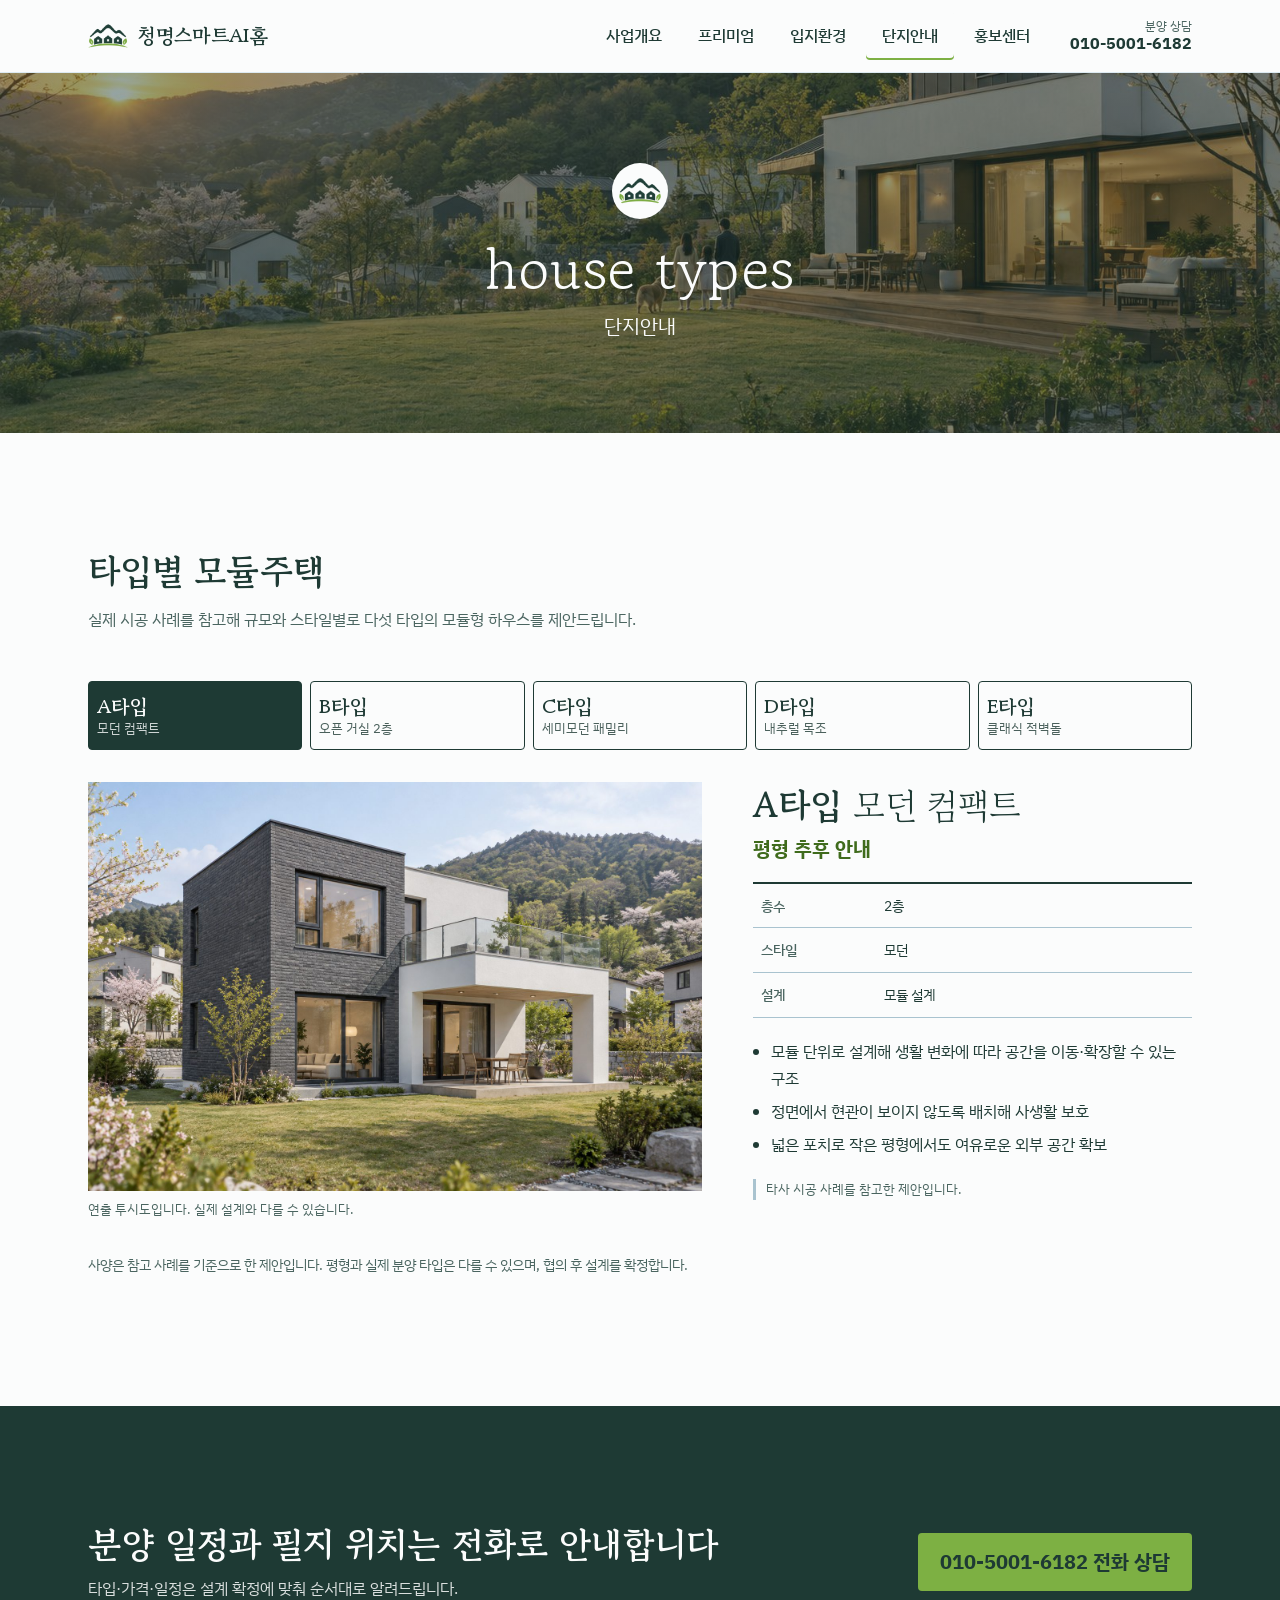
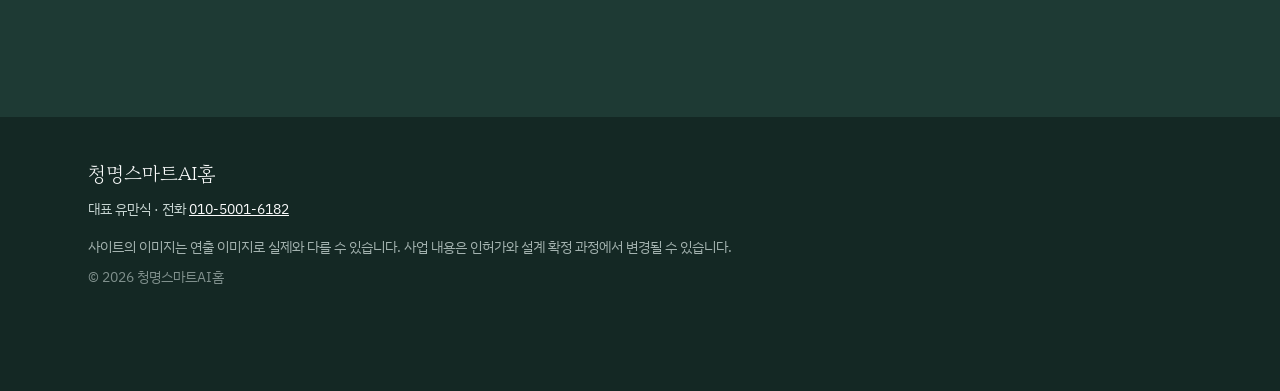
<file: unit.html>
<!doctype html>
<html lang="ko">
<head>
<meta charset="utf-8">
<meta name="viewport" content="width=device-width, initial-scale=1, viewport-fit=cover">
<meta name="robots" content="noindex, nofollow">
<title>타입별 모듈주택 | 청명스마트AI홈</title>
<meta name="description" content="용인 기흥구 하갈동 청명산 기슭, 모듈형 AI 스마트 단독주택 15세대 — 청명스마트AI홈">
<link rel="icon" href="assets/img/ai/logo-mark.png">
<link rel="preconnect" href="https://fonts.googleapis.com">
<link rel="preconnect" href="https://fonts.gstatic.com" crossorigin>
<link rel="stylesheet" href="https://fonts.googleapis.com/css2?family=Gowun+Batang:wght@400;700&family=IBM+Plex+Sans+KR:wght@400;500;700&display=swap">
<link rel="stylesheet" href="assets/css/style.css">
</head>
<body data-page="unit">
<div data-mount="header"></div>
<div data-mount="sub-visual"></div>
<main id="main">
<section class="section">
  <div class="wrap">
    <div class="section__head"><h2>타입별 모듈주택</h2><p>실제 시공 사례를 참고해 규모와 스타일별로 다섯 타입의 모듈형 하우스를 제안드립니다.</p></div>
    <div data-render="types"></div>
    <p class="notice">사양은 참고 사례를 기준으로 한 제안입니다. 평형과 실제 분양 타입은 다를 수 있으며, 협의 후 설계를 확정합니다.</p>
  </div>
</section>
</main>

<section class="cta">
  <div class="wrap section">
    <div>
      <h2>분양 일정과 필지 위치는 전화로 안내합니다</h2>
      <p>타입·가격·일정은 설계 확정에 맞춰 순서대로 알려드립니다.</p>
    </div>
    <a class="btn btn--leaf" data-tel>전화 상담</a>
  </div>
</section>
<div data-mount="footer"></div>
<script src="assets/js/site-data.js"></script>
<script src="assets/js/common.js"></script>
</body>
</html>
</file>
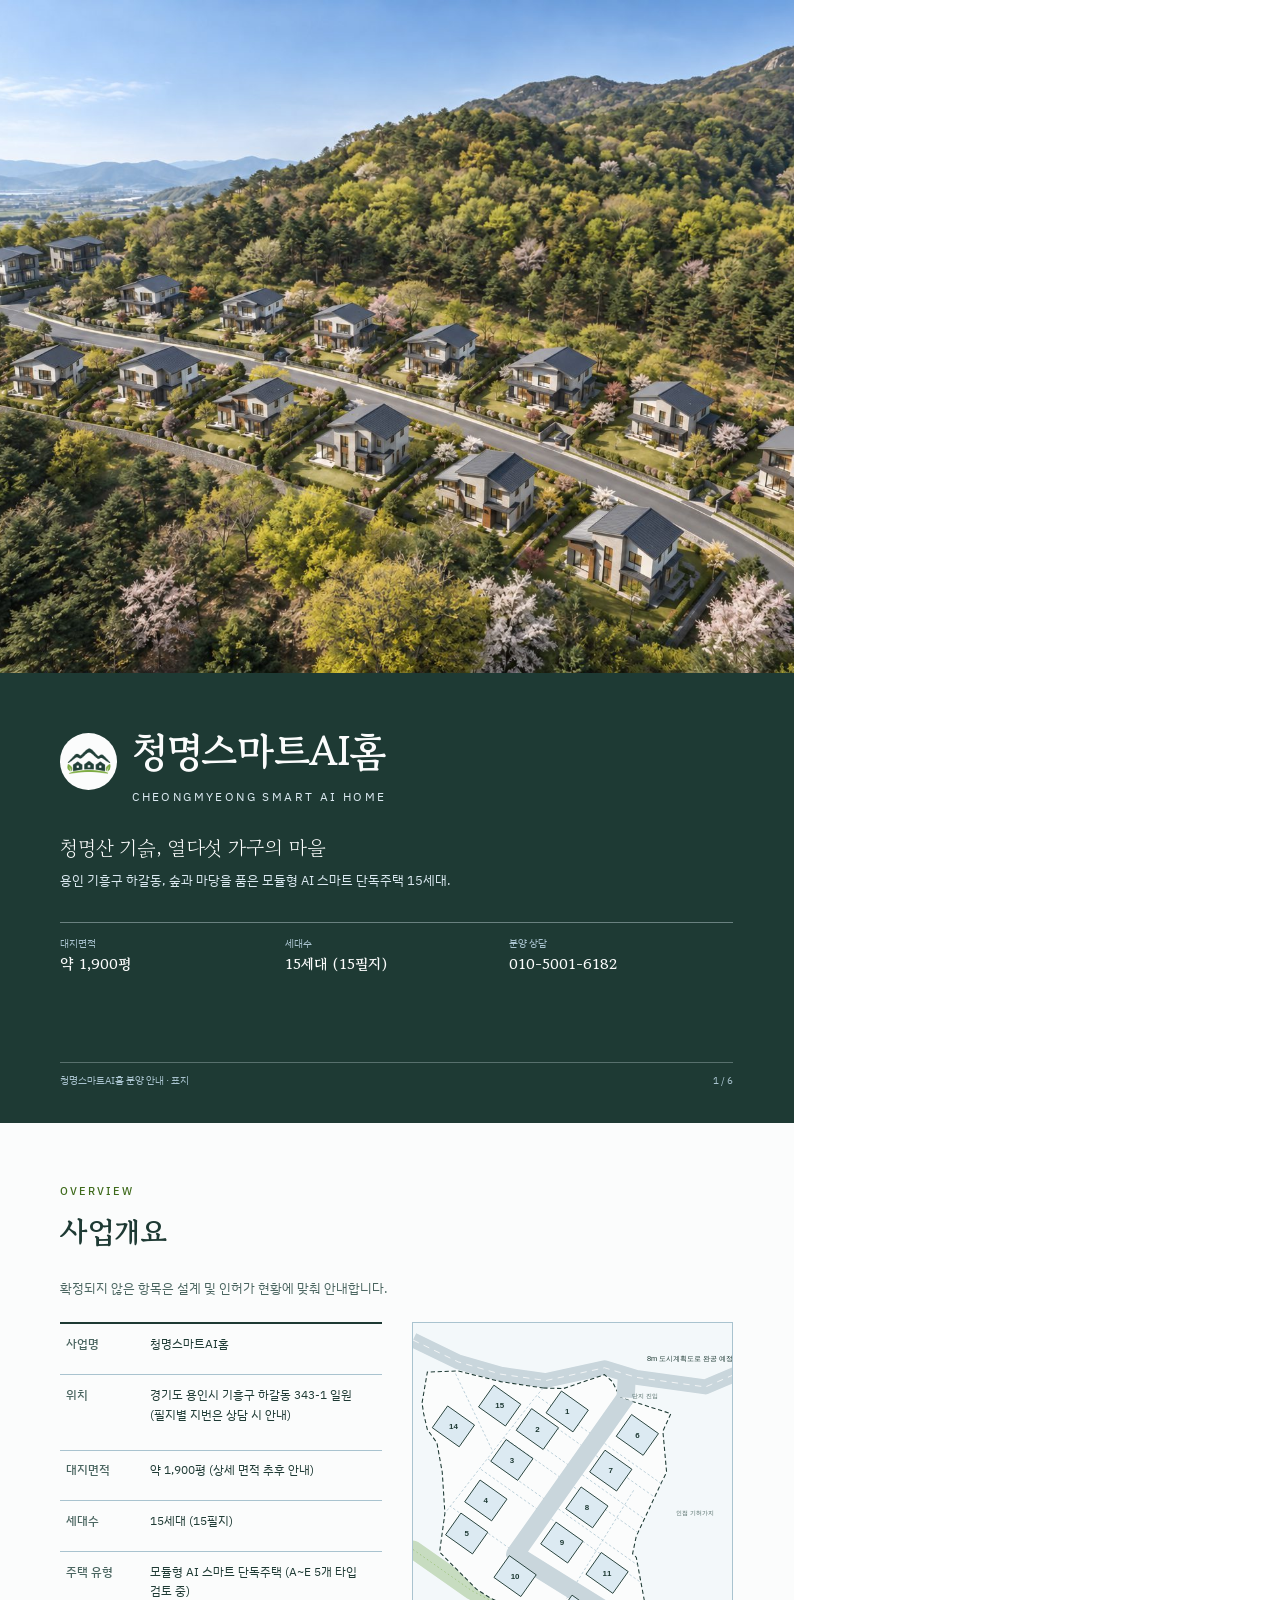
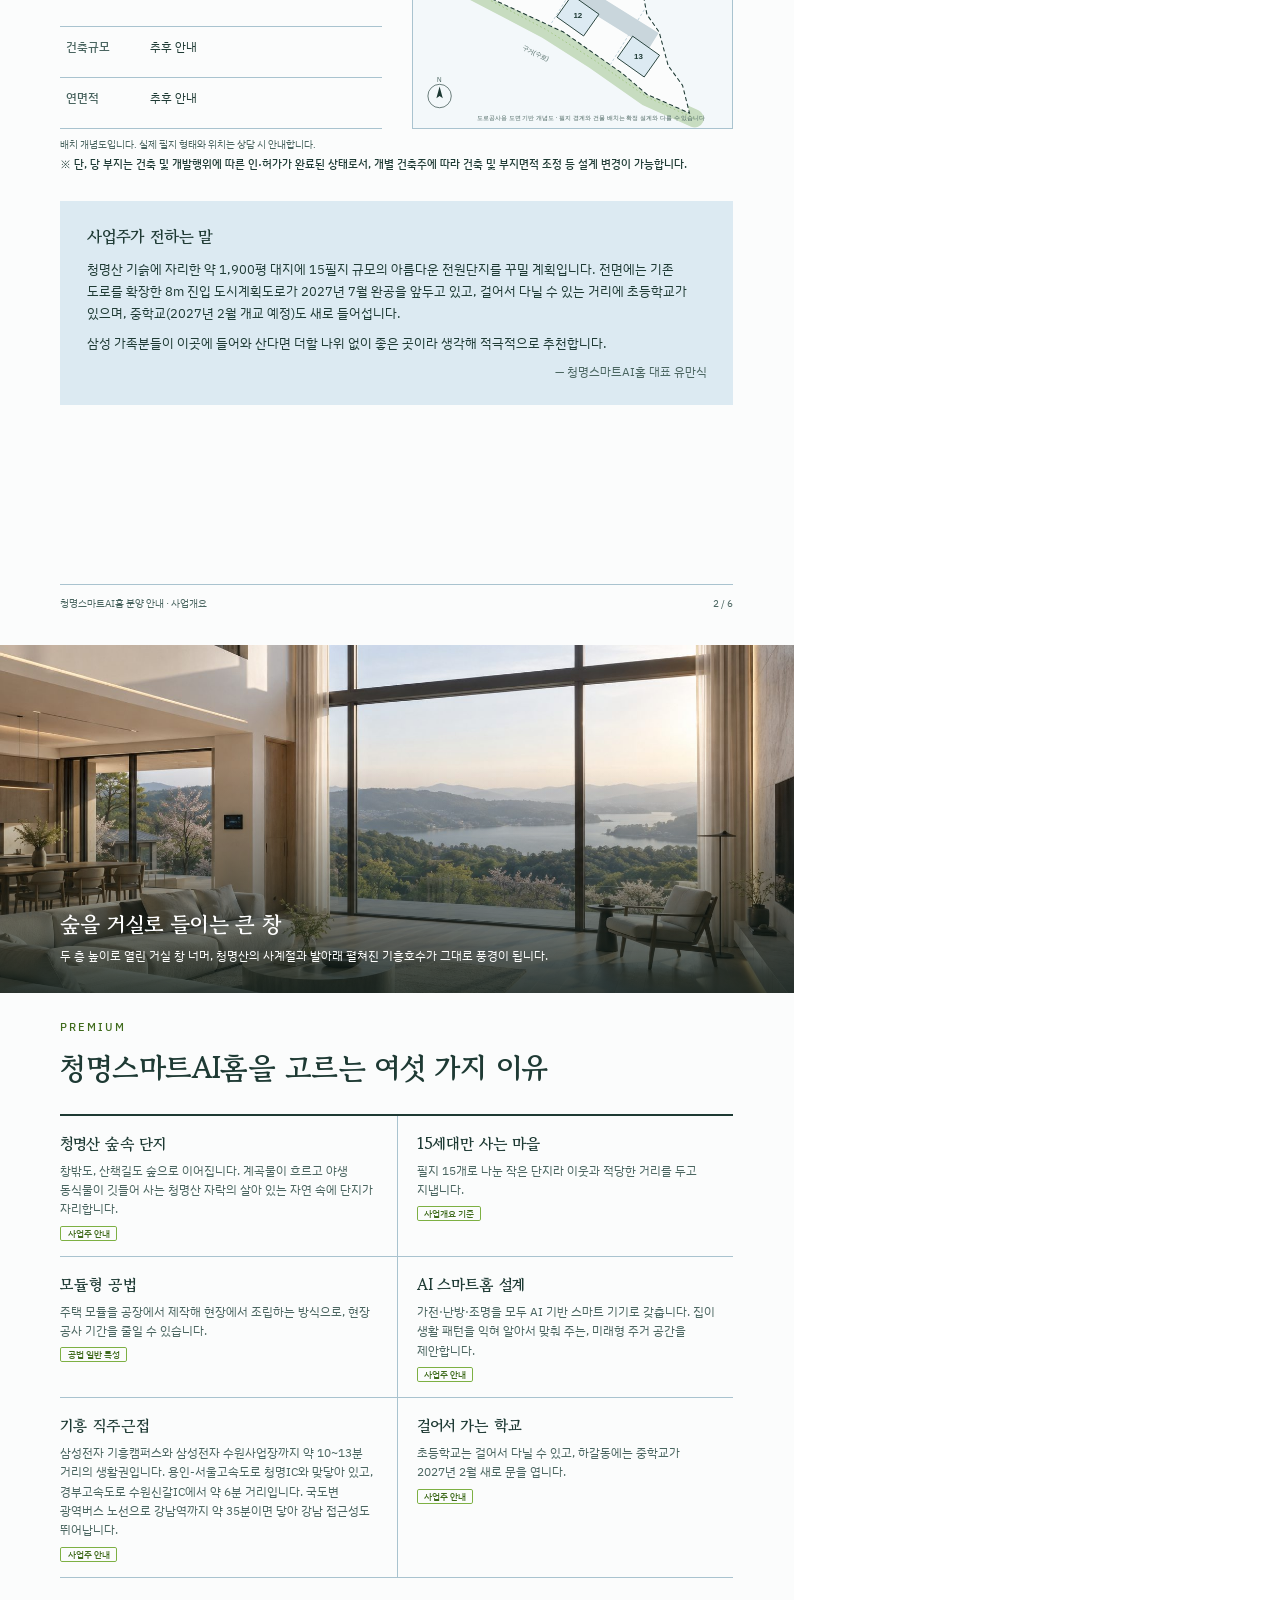
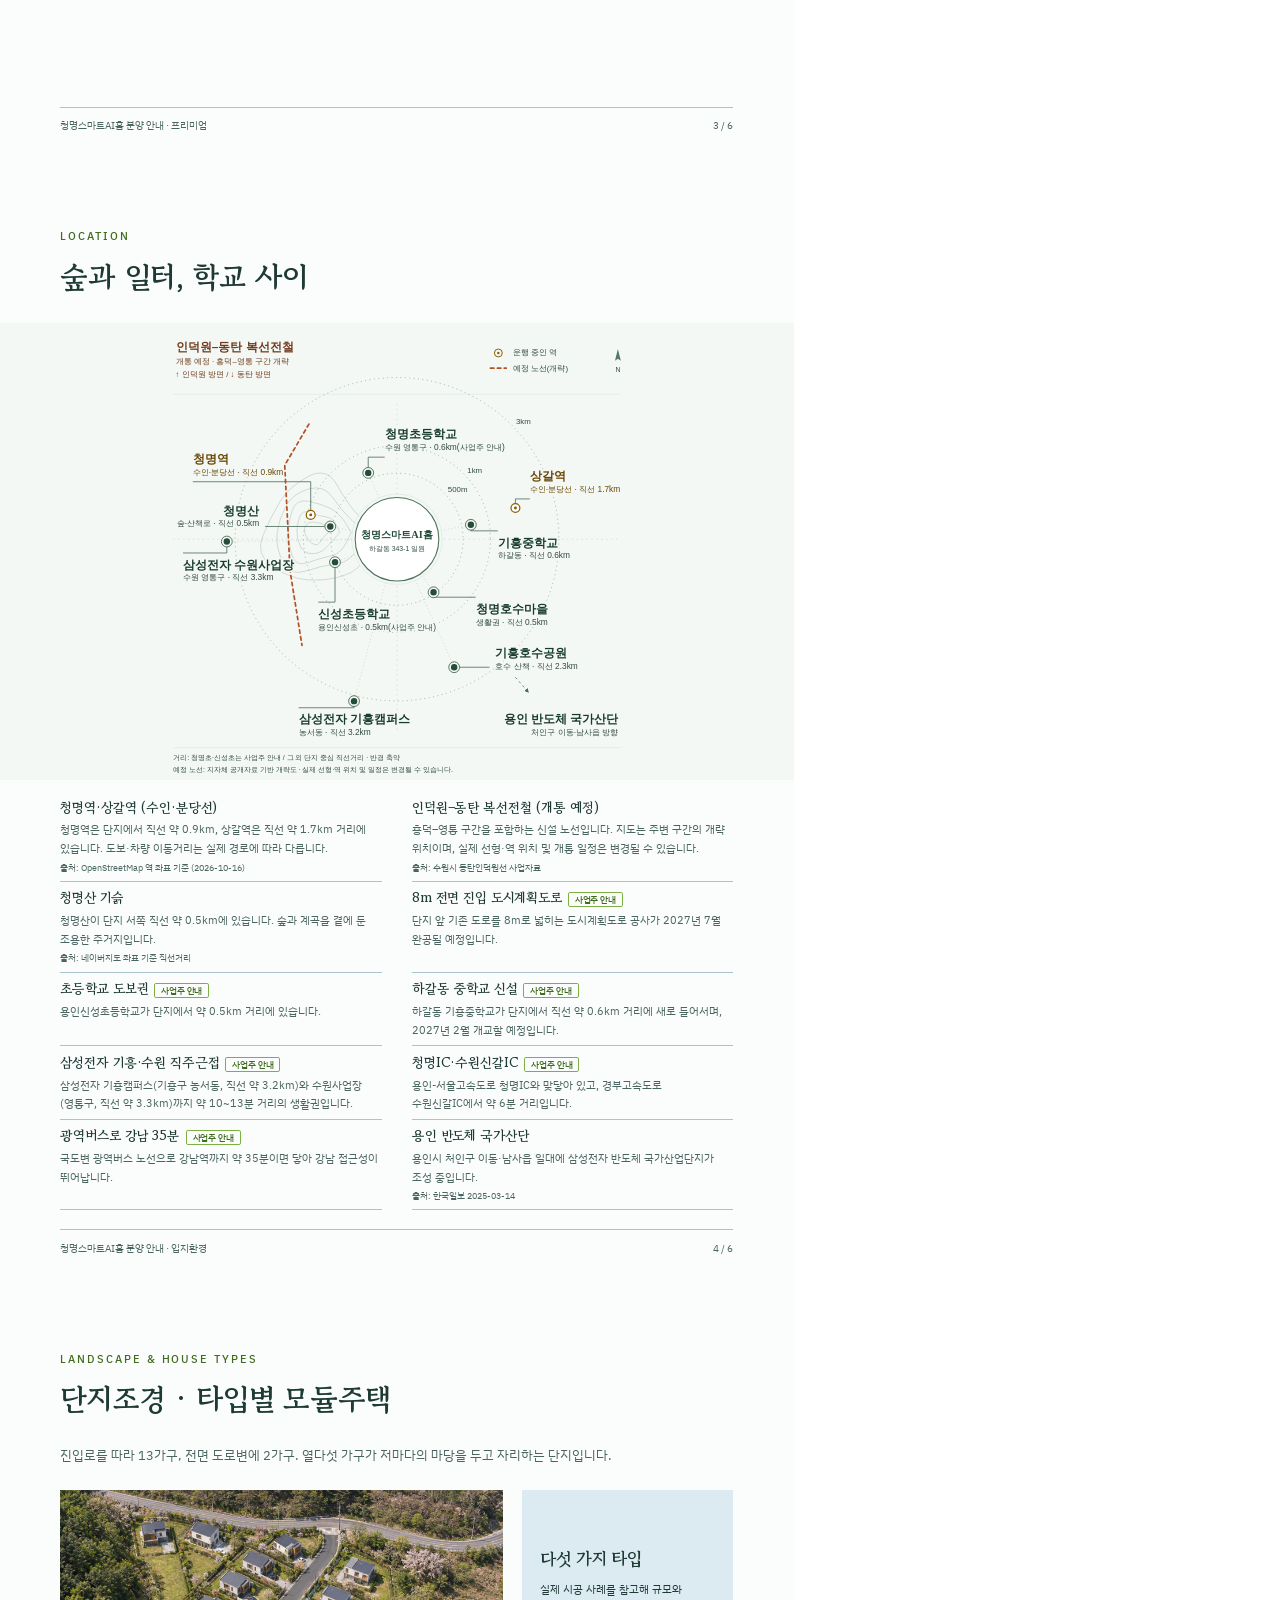
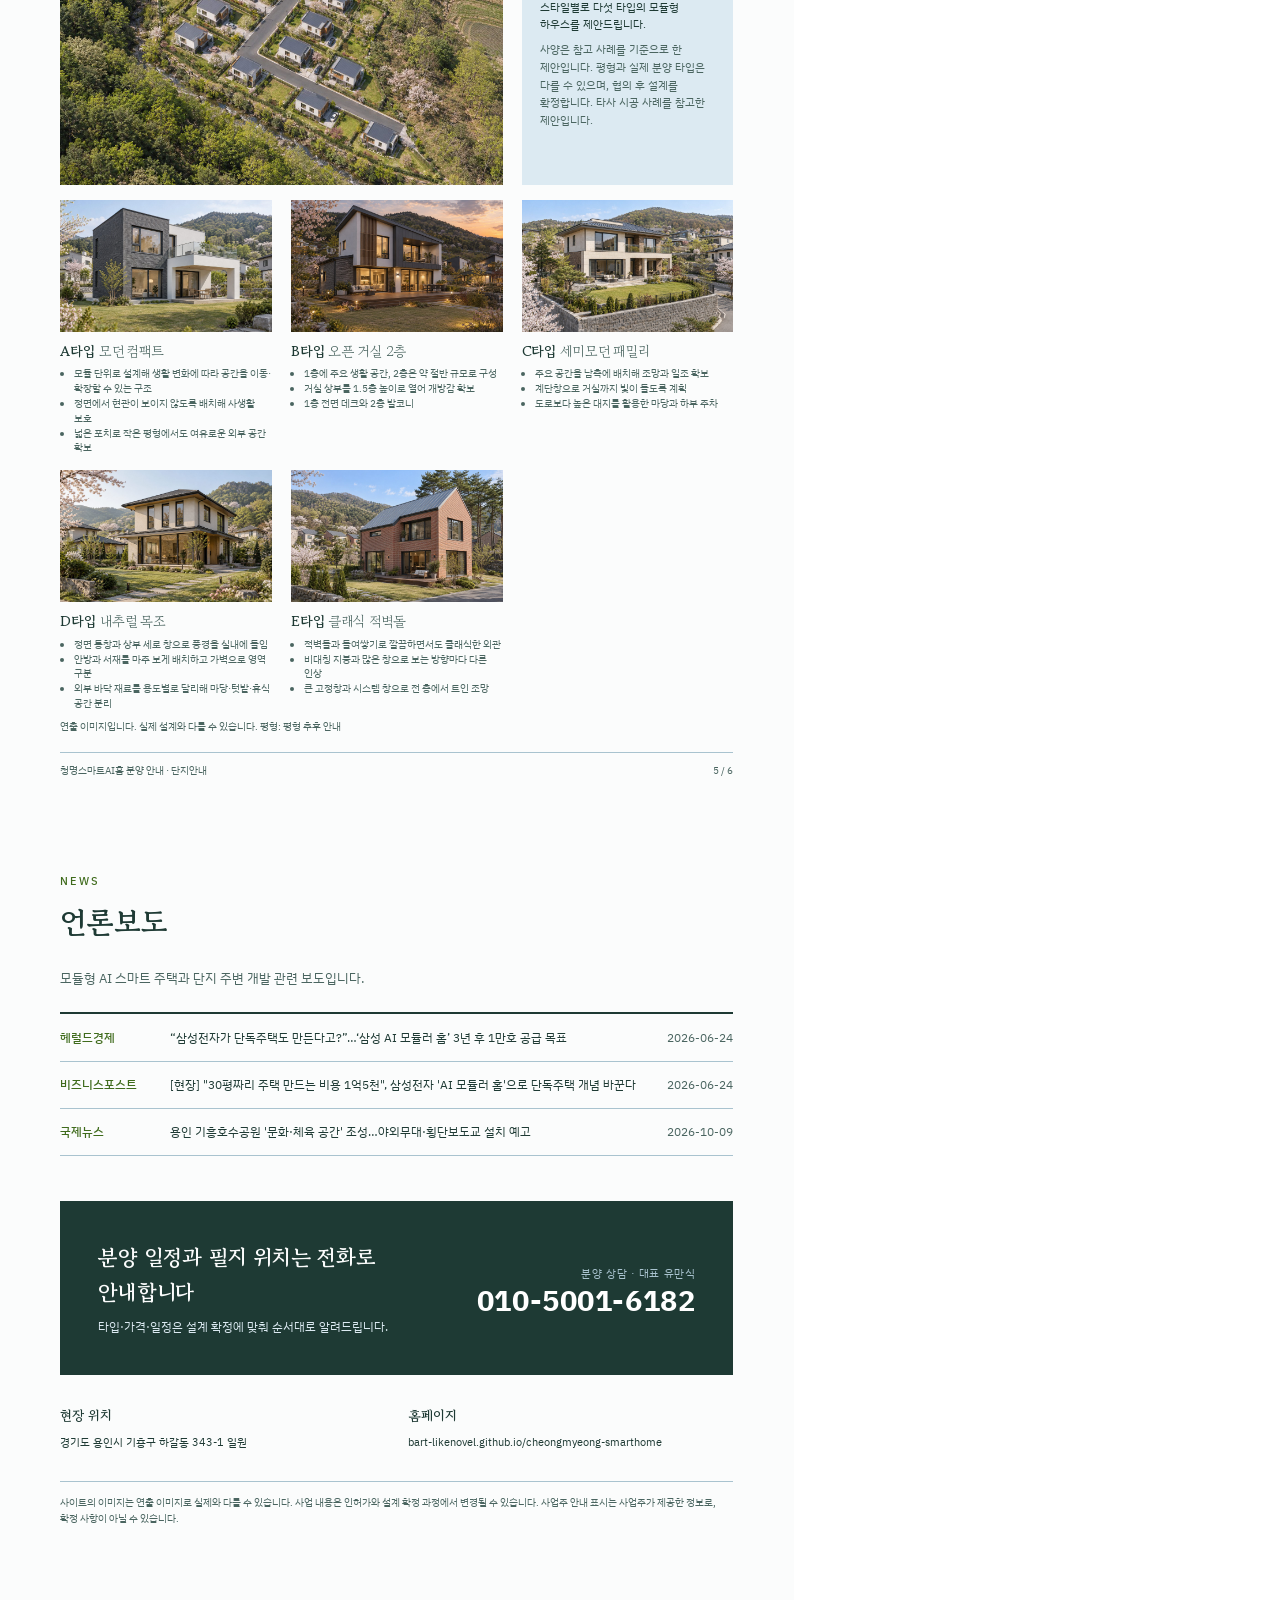
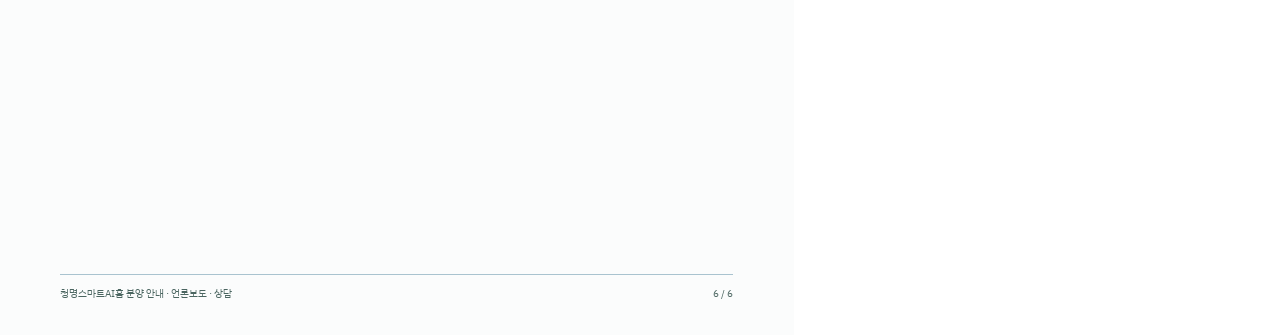
<file: tools/brochure.html>
<!doctype html>
<html lang="ko">
<head>
<meta charset="utf-8">
<meta name="robots" content="noindex, nofollow">
<title>청명스마트AI홈 분양 안내서</title>
<link rel="icon" href="../assets/img/ai/logo-mark.png">
<!-- 인쇄용 분양 안내서. 내용은 site-data.js와 각 페이지 HTML에서 읽어온다(문구 원본은 사이트).
     PDF 생성: tools/make-brochure.cjs -->
<link rel="stylesheet" href="https://fonts.googleapis.com/css2?family=Gowun+Batang:wght@400;700&family=IBM+Plex+Sans+KR:wght@400;500;700&display=swap">
<style>
  @page { size: A4; margin: 0; }
  :root {
    --sky: #DCEAF2; --sky-deep: #A9C3CF; --paper: #FBFCFC; --mist: #F3F8FA;
    --pine: #1E3A34; --pine-soft: #4A6560; --leaf: #7DB043; --leaf-ink: #3F6B1C;
    --serif: "Gowun Batang", "Noto Serif KR", serif;
    --sans: "IBM Plex Sans KR", "Apple SD Gothic Neo", "Malgun Gothic", sans-serif;
  }
  * { box-sizing: border-box; }
  html, body { margin: 0; }
  body { font: 10pt/1.65 var(--sans); color: var(--pine); background: #fff; word-break: keep-all;
         -webkit-print-color-adjust: exact; print-color-adjust: exact; }
  img { display: block; max-width: 100%; }
  h1, h2, h3, h4 { font-family: var(--serif); font-weight: 700; margin: 0; letter-spacing: -.01em; }
  p { margin: 0; }

  .page { width: 210mm; height: 297mm; position: relative; overflow: hidden; page-break-after: always;
          padding: 16mm 16mm 20mm; background: var(--paper); }
  .page:last-child { page-break-after: auto; }
  .folio { position: absolute; left: 16mm; right: 16mm; bottom: 9mm; display: flex; justify-content: space-between;
           font-size: 7.5pt; color: var(--pine-soft); border-top: .3mm solid var(--sky-deep); padding-top: 2.5mm; }
  .kicker { font: 500 8pt var(--sans); letter-spacing: .18em; text-transform: uppercase; color: var(--leaf-ink); }
  .title { font-size: 22pt; margin: 2mm 0 6mm; }
  .lead { color: var(--pine-soft); margin-bottom: 6mm; }
  .tag { display: inline-block; font: 500 7pt var(--sans); color: var(--leaf-ink); border: .25mm solid var(--leaf);
         padding: 0 1.6mm; border-radius: .5mm; margin-left: 1.5mm; vertical-align: middle; }
  .note { font-size: 7.5pt; color: var(--pine-soft); margin-top: 2mm; }
  .plan-note { display: block; margin-top: 1mm; color: var(--pine); font-weight: 500; font-size: 8pt; }

  /* 표지 */
  .cover { padding: 0; background: var(--pine); color: var(--paper); }
  .cover__img { height: 178mm; width: 100%; object-fit: cover; }
  .cover__body { padding: 12mm 16mm 0; }
  .cover__brand { display: flex; align-items: center; gap: 4mm; }
  .cover__brand img { width: 15mm; height: 15mm; background: var(--paper); border-radius: 50%; padding: 1.5mm; }
  .cover__brand h1 { font-size: 30pt; }
  .cover__en { font: 400 9pt var(--sans); letter-spacing: .2em; color: var(--sky); margin-top: 1mm; }
  .cover__head { font-family: var(--serif); font-size: 15pt; margin-top: 7mm; }
  .cover__sub { color: var(--sky); margin-top: 1.5mm; }
  .cover__facts { display: grid; grid-template-columns: repeat(3, 1fr); margin-top: 8mm; border-top: .3mm solid rgba(220,234,242,.4); }
  .cover__facts div { padding: 3mm 3mm 0 0; }
  .cover__facts dt { font-size: 7.5pt; color: var(--sky-deep); }
  .cover__facts dd { margin: .5mm 0 0; font: 700 11pt var(--serif); }
  .cover .folio { color: var(--sky-deep); border-color: rgba(220,234,242,.3); }

  /* 사업개요 */
  .two { display: grid; grid-template-columns: 1fr 1fr; gap: 8mm; }
  table.spec { width: 100%; border-collapse: collapse; border-top: .6mm solid var(--pine); }
  .spec th, .spec td { text-align: left; vertical-align: top; padding: 2.6mm 1.5mm; border-bottom: .25mm solid var(--sky-deep); font-size: 9pt; }
  .spec th { width: 26%; font-weight: 500; color: var(--pine-soft); }
  .plan { border: .25mm solid var(--sky-deep); background: var(--mist); }
  .plan img { width: 100%; }
  .msg { margin-top: 7mm; background: var(--sky); padding: 6mm 7mm; }
  .msg h3 { font-size: 12pt; margin-bottom: 2.5mm; }
  .msg p + p { margin-top: 2mm; }
  .msg .sign { text-align: right; color: var(--pine-soft); font-size: 9pt; }

  /* 프리미엄 */
  .banner { position: relative; height: 92mm; margin: 0 -16mm 7mm; }
  .banner img { width: 100%; height: 100%; object-fit: cover; }
  .banner::after { content: ""; position: absolute; inset: 0; background: linear-gradient(transparent 35%, rgba(16,31,28,.82)); }
  .banner__text { position: absolute; z-index: 1; left: 16mm; right: 16mm; bottom: 7mm; color: #fff; }
  .banner__text h3 { font-size: 16pt; margin-bottom: 1.5mm; }
  .banner__text p { font-size: 9pt; }
  .merit { list-style: none; margin: 0; padding: 0; display: grid; grid-template-columns: 1fr 1fr; border-top: .6mm solid var(--pine); }
  .merit li { padding: 4mm 4mm 4mm 0; border-bottom: .25mm solid var(--sky-deep); }
  .merit li:nth-child(2n) { padding-left: 5mm; border-left: .25mm solid var(--sky-deep); }
  .merit h3 { font-size: 11.5pt; margin-bottom: 1.2mm; }
  .merit p { font-size: 8.8pt; color: var(--pine-soft); }
  .merit .tag { margin: 1.5mm 0 0; }

  /* 입지 */
  .map { background: #F4F8F5; margin: 0 -16mm !important; }
  .map img { width: 140mm; margin: 0 auto; }
  .loc { list-style: none; margin: 6mm 0 0; padding: 0; display: grid; grid-template-columns: 1fr 1fr; column-gap: 8mm; }
  .loc li { padding: 2.2mm 0; border-bottom: .25mm solid var(--sky-deep); break-inside: avoid; }
  .loc h4 { font-size: 10pt; }
  .loc p { font-size: 8.5pt; color: var(--pine-soft); margin-top: .5mm; }
  .loc .src { font-size: 7pt; }

  .location-page .map img { width: 130mm; }
  .location-page .loc { margin-top: 3mm; }
  .location-page .loc li { padding-block: 1.5mm; }

  /* 단지·타입 */
  .wide { grid-column: span 2; width: 100%; aspect-ratio: 3 / 2; object-fit: cover; } /* 원본 비율: 15동이 잘리지 않게 */
  .types { display: grid; grid-template-columns: repeat(3, 1fr); gap: 4mm 5mm; margin-top: 4mm; }
  .type img { width: 100%; aspect-ratio: 16 / 10; object-fit: cover; }
  .type h4 { font-size: 10.5pt; margin-top: 2mm; }
  .type h4 span { font-weight: 400; color: var(--pine-soft); margin-left: 1mm; }
  .type ul { margin: 1mm 0 0; padding-left: 3.5mm; font-size: 7.4pt; color: var(--pine-soft); line-height: 1.5; }
  .type-intro { background: var(--sky); padding: 5mm; display: flex; flex-direction: column; justify-content: center; }
  .type-intro h3 { font-size: 13pt; margin-bottom: 2mm; }
  .type-intro p { font-size: 8pt; }

  /* 언론보도·상담 */
  .news { list-style: none; margin: 0; padding: 0; border-top: .6mm solid var(--pine); }
  .news li { display: grid; grid-template-columns: 26mm 1fr 22mm; gap: 3mm; padding: 3.5mm 0; border-bottom: .25mm solid var(--sky-deep); font-size: 9pt; }
  .news .press { color: var(--leaf-ink); font-weight: 500; }
  .news .date { color: var(--pine-soft); text-align: right; }
  .contact { margin-top: 12mm; background: var(--pine); color: var(--paper); padding: 10mm; display: grid; grid-template-columns: 1fr auto; align-items: center; gap: 6mm; }
  .contact h3 { font-size: 16pt; }
  .contact p { color: var(--sky); margin-top: 2mm; font-size: 9pt; }
  .contact .tel { font: 700 22pt var(--sans); letter-spacing: .02em; color: #fff; text-align: right; }
  .contact .tel small { display: block; font: 400 8pt var(--sans); color: var(--sky-deep); }
  .facts { margin-top: 8mm; display: grid; grid-template-columns: 1fr 1fr; gap: 6mm; font-size: 8.5pt; }
  .facts h4 { font-size: 10pt; margin-bottom: 1.5mm; }
  .disclaimer { margin-top: 8mm; font-size: 7.5pt; color: var(--pine-soft); border-top: .25mm solid var(--sky-deep); padding-top: 3mm; }
</style>
</head>
<body>
<div id="doc"></div>
<script src="../assets/js/site-data.js"></script>
<script>
(async function () {
  var S = window.SITE, R = "../";
  function load(f) {
    return fetch(R + f).then(function (r) { return r.text(); })
      .then(function (t) { return new DOMParser().parseFromString(t, "text/html"); });
  }
  function esc(s) { return String(s).replace(/[&<>"]/g, function (c) { return { "&": "&amp;", "<": "&lt;", ">": "&gt;", '"': "&quot;" }[c]; }); }
  // 배치도 SVG는 등장 애니메이션이 있어 인쇄 시 일부 주택만 찍힌다. 애니메이션을 끈 정적 사본을 쓴다
  var planSvg = await fetch(R + "assets/img/svg/site-plan.svg").then(function (r) { return r.text(); });
  var planSrc = "data:image/svg+xml;charset=utf-8," + encodeURIComponent(
    planSvg.replace("</style>", ".house,.num{animation:none!important;opacity:1!important}</style>"));
  var docs = await Promise.all(["index.html", "overview.html", "premium.html", "design.html", "unit.html"].map(load));
  var idx = docs[0], ov = docs[1], pr = docs[2], de = docs[3], un = docs[4];
  var slides = idx.querySelectorAll(".hero__slide .hero__text");
  var ov_ = Object.fromEntries(S.overview);
  var total = 6;
  function folio(n, label) {
    return '<div class="folio"><span>' + esc(S.brand.name) + " 분양 안내 · " + label + "</span><span>" + n + " / " + total + "</span></div>";
  }
  function head(kicker, title, lead) {
    return '<p class="kicker">' + kicker + '</p><h2 class="title">' + esc(title) + "</h2>" + (lead ? '<p class="lead">' + esc(lead) + "</p>" : "");
  }
  var tagOwner = '<span class="tag">사업주 안내</span>';

  var pages = [];
  // 1. 표지
  pages.push('<section class="page cover">' +
    '<img class="cover__img" src="' + R + S.pages.overview.img + '" alt="">' +
    '<div class="cover__body">' +
      '<div class="cover__brand"><img src="' + R + 'assets/img/ai/logo-mark.png" alt=""><div><h1>' + esc(S.brand.name) + '</h1><p class="cover__en">' + esc(S.brand.en.toUpperCase()) + "</p></div></div>" +
      '<p class="cover__head">' + esc(slides[0].querySelector("h1").textContent) + "</p>" +
      '<p class="cover__sub">' + esc(slides[0].querySelector("p").textContent) + "</p>" +
      '<dl class="cover__facts">' +
        "<div><dt>대지면적</dt><dd>" + esc(ov_["대지면적"].split(" (")[0]) + "</dd></div>" +
        "<div><dt>세대수</dt><dd>" + esc(ov_["세대수"]) + "</dd></div>" +
        "<div><dt>분양 상담</dt><dd>" + esc(S.contact.tel) + "</dd></div>" +
      "</dl>" +
    "</div>" + folio(1, "표지") + "</section>");

  // 2. 사업개요
  var msg = ov.querySelector(".section--sky .prose");
  pages.push('<section class="page">' + head("Overview", "사업개요", ov.querySelector(".section__head p").textContent) +
    '<div class="two"><table class="spec"><tbody>' +
      S.overview.map(function (r) { return '<tr><th scope="row">' + esc(r[0]) + "</th><td>" + esc(r[1]) + "</td></tr>"; }).join("") +
    '</tbody></table><figure class="plan" style="margin:0"><img src="' + planSrc + '" alt="15필지 배치 개념도"></figure></div>' +
    '<p class="note">' + esc(ov.querySelector(".plan-figure figcaption").firstChild.textContent) +
      '<span class="plan-note">' + esc(ov.querySelector(".plan-figure__note").textContent) + "</span></p>" +
    '<div class="msg"><h3>' + esc(msg.querySelector("h3").textContent) + "</h3>" +
      Array.from(msg.querySelectorAll("p:not(.notice)")).map(function (p) { return "<p>" + esc(p.textContent) + "</p>"; }).join("") +
      '<p class="sign">' + esc(msg.querySelector(".notice").textContent) + "</p></div>" +
    folio(2, "사업개요") + "</section>");

  // 3. 프리미엄
  pages.push('<section class="page">' +
    '<div class="banner" style="margin-top:-16mm"><img src="' + R + S.pages.premium.img + '" alt=""><div class="banner__text"><h3>' +
      esc(slides[2].querySelector("h2").textContent) + "</h3><p>" + esc(slides[2].querySelector("p").textContent) + "</p></div></div>" +
    head("Premium", pr.querySelector(".section__head h2").textContent) +
    '<ul class="merit">' + Array.from(pr.querySelectorAll(".merit li")).map(function (li) { return "<li>" + li.innerHTML + "</li>"; }).join("") + "</ul>" +
    folio(3, "프리미엄") + "</section>");

  // 4. 입지환경
  pages.push('<section class="page location-page">' + head("Location", "숲과 일터, 학교 사이") +
    '<figure class="map" style="margin:0"><img src="' + R + 'assets/img/svg/location-map.svg" alt="입지 지도"></figure>' +
    '<ul class="loc">' + S.location.map(function (l) {
      return "<li><h4>" + esc(l.title) + (l.kind === "owner" ? tagOwner : "") + "</h4><p>" + esc(l.body) + "</p>" +
        (l.src ? '<p class="src">출처: ' + esc(l.src.label) + "</p>" : "") + "</li>";
    }).join("") + "</ul>" + folio(4, "입지환경") + "</section>");

  // 5. 단지조경·타입별 모듈주택
  var dh = de.querySelector(".section__head p").textContent;
  pages.push('<section class="page">' + head("Landscape & House Types", "단지조경 · 타입별 모듈주택", dh) +
    '<div class="types"><img class="wide" src="' + R + S.pages.design.img + '" alt=""><div class="type-intro"><h3>다섯 가지 타입</h3><p>' + esc(un.querySelector(".section__head p").textContent) + "</p>" +
      '<p class="note">' + esc(un.querySelector(".notice").textContent) + " 타사 시공 사례를 참고한 제안입니다.</p></div>" +
      S.types.map(function (t) {
        return '<div class="type"><img src="' + R + t.img + '" alt=""><h4>' + esc(t.name) + "<span>" + esc(t.title) + "</span></h4><ul>" +
          t.points.map(function (p) { return "<li>" + esc(p) + "</li>"; }).join("") + "</ul></div>";
      }).join("") + "</div>" +
    '<p class="note">연출 이미지입니다. 실제 설계와 다를 수 있습니다. 평형: ' + esc(S.typeSize) + "</p>" +
    folio(5, "단지안내") + "</section>");

  // 6. 언론보도·상담
  pages.push('<section class="page">' + head("News", "언론보도", "모듈형 AI 스마트 주택과 단지 주변 개발 관련 보도입니다.") +
    '<ul class="news">' + S.news.map(function (n) {
      return '<li><span class="press">' + esc(n.press) + "</span><span>" + esc(n.title) + '</span><span class="date">' + esc(n.date) + "</span></li>";
    }).join("") + "</ul>" +
    '<div class="contact"><div><h3>' + esc(idx.querySelector(".cta h2").textContent) + "</h3><p>" + esc(idx.querySelector(".cta p").textContent) + "</p></div>" +
      '<p class="tel"><small>분양 상담 · 대표 ' + esc(S.brand.owner) + "</small>" + esc(S.contact.tel) + "</p></div>" +
    '<div class="facts"><div><h4>현장 위치</h4><p>' + esc(S.address) + "</p></div>" +
      "<div><h4>홈페이지</h4><p>bart-likenovel.github.io/cheongmyeong-smarthome</p></div></div>" +
    '<p class="disclaimer">' + esc(S.disclaimer) + " 사업주 안내 표시는 사업주가 제공한 정보로, 확정 사항이 아닐 수 있습니다.</p>" +
    folio(6, "언론보도 · 상담") + "</section>");

  document.getElementById("doc").innerHTML = pages.join("");
  await document.fonts.ready;
  await Promise.all(Array.from(document.images).map(function (im) {
    return im.complete ? 0 : new Promise(function (r) { im.onload = im.onerror = r; });
  }));
  window.BROCHURE_READY = true;
})();
</script>
</body>
</html>
</file>
<file: assets/css/style.css>
/* 청명스마트AI홈 — 맑은 봄날(청명)의 하늘, 백자, 솔잎 */
:root {
  --sky: #DCEAF2;      /* 청명 하늘 */
  --sky-deep: #A9C3CF; /* 모듈 격자선 */
  --paper: #FBFCFC;    /* 백자 */
  --mist: #F3F8FA;
  --pine: #1E3A34;     /* 솔잎 먹색: 본문·헤더 */
  --pine-soft: #4A6560;
  --leaf: #7DB043;     /* 신록: 행동 유도 */
  --leaf-ink: #3F6B1C; /* 신록 위 텍스트 대비용 */

  --serif: "Gowun Batang", "Noto Serif KR", serif;
  --sans: "IBM Plex Sans KR", "Apple SD Gothic Neo", "Malgun Gothic", sans-serif;

  --step--1: 0.875rem;
  --step-0: 1rem;
  --step-1: 1.25rem;
  --step-2: 1.6rem;
  --step-3: 2.2rem;
  --step-4: clamp(2.2rem, 5vw, 3.6rem);

  --gutter: clamp(16px, 4vw, 48px);
  --max: 1200px;
  --header-h: 72px;
}

*, *::before, *::after { box-sizing: border-box; }
html { scroll-behavior: smooth; }
body {
  margin: 0;
  font-family: var(--sans);
  font-size: var(--step-0);
  line-height: 1.7;
  color: var(--pine);
  background: var(--paper);
  word-break: keep-all;
}
body.no-scroll { overflow: hidden; }
img { max-width: 100%; display: block; }
[hidden] { display: none !important; }
a { color: inherit; }
:focus-visible { outline: 3px solid var(--leaf); outline-offset: 3px; }
h1, h2, h3, h4 { font-family: var(--serif); font-weight: 700; line-height: 1.3; margin: 0; }

.wrap { max-width: var(--max); margin: 0 auto; padding-inline: var(--gutter); }
.section { padding-block: clamp(56px, 9vw, 120px); }
.section--sky { background: var(--sky); }
.section__head { max-width: 40rem; margin-bottom: clamp(28px, 4vw, 48px); }
.section__head h2 { font-size: var(--step-3); }
.section__head p { color: var(--pine-soft); margin: 12px 0 0; }

/* 헤더 */
.site-header {
  position: sticky; top: 0; z-index: 50;
  /* backdrop-filter는 고정 배치 모바일 메뉴의 기준을 헤더로 바꿔 메뉴를 잘라내므로 쓰지 않는다 */
  background: var(--paper);
  border-bottom: 1px solid var(--sky);
}
.site-header__inner {
  max-width: var(--max); margin: 0 auto; padding-inline: var(--gutter);
  height: var(--header-h); display: flex; align-items: center; gap: 24px;
}
.brand { display: flex; align-items: center; gap: 10px; text-decoration: none; flex-shrink: 0; }
.brand img { width: 40px; height: 40px; object-fit: contain; }
.brand__name { font-family: var(--serif); font-size: var(--step-1); font-weight: 700; }
.gnb { margin-left: auto; }
.gnb__list { list-style: none; margin: 0; padding: 0; display: flex; gap: 4px; }
.gnb__item { position: relative; }
.gnb__link { display: block; padding: 10px 16px; text-decoration: none; font-weight: 500; border-radius: 4px; }
.gnb__item.is-current > .gnb__link { box-shadow: inset 0 -2px 0 var(--leaf); }
.gnb__link:hover { background: var(--mist); }
.gnb__sub {
  list-style: none; margin: 0; padding: 8px 0; position: absolute; left: 0; top: 100%;
  min-width: 140px; background: var(--paper); border: 1px solid var(--sky);
  opacity: 0; visibility: hidden; transition: opacity .15s;
}
.gnb__item:hover .gnb__sub, .gnb__item:focus-within .gnb__sub { opacity: 1; visibility: visible; }
.gnb__sub a { display: block; padding: 8px 16px; text-decoration: none; font-size: var(--step--1); }
.gnb__sub a:hover, .gnb__sub a[aria-current="page"] { background: var(--sky); }
.head-tel {
  display: flex; flex-direction: column; text-decoration: none; text-align: right;
  font-weight: 700; line-height: 1.2; flex-shrink: 0;
}
.head-tel__label { font-size: .75rem; font-weight: 400; color: var(--pine-soft); }
.nav-toggle { display: none; }

/* 서브 비주얼 */
.sub-visual {
  position: relative; min-height: clamp(220px, 32vw, 360px);
  display: grid; place-items: center; text-align: center; color: var(--paper);
  background-color: var(--pine); background-position: center; background-size: cover;
}
.sub-visual__logo { width: 56px; height: 56px; margin: 0 auto 12px; background: var(--paper); border-radius: 50%; padding: 6px; }
.sub-visual__en { font-family: var(--serif); font-weight: 400; font-size: var(--step-4); letter-spacing: .02em; }
.sub-visual__ko { margin: 4px 0 0; font-size: var(--step-1); }

/* 메인 슬라이드 */
.hero { position: relative; height: calc(100svh - var(--header-h)); min-height: 520px; max-height: 900px; overflow: hidden; background: var(--pine); }
.hero__slide { position: absolute; inset: 0; opacity: 0; transition: opacity 1.2s ease; }
.hero__slide.is-active { opacity: 1; }
.hero__slide img { width: 100%; height: 100%; object-fit: cover; }
.hero__slide::after { content: ""; position: absolute; inset: 0; background: linear-gradient(90deg, rgba(30, 58, 52, .72) 0%, rgba(30, 58, 52, .25) 55%, transparent 80%); }
.hero__text {
  position: absolute; z-index: 1; left: 0; right: 0; bottom: clamp(72px, 14vh, 140px);
  max-width: var(--max); margin: 0 auto; padding-inline: var(--gutter); color: var(--paper);
}
.hero__text h1, .hero__text h2 { font-size: var(--step-4); max-width: 14em; }
.hero__text p { font-size: var(--step-1); margin: 16px 0 0; max-width: 30em; }
.hero__ctrl {
  position: absolute; z-index: 2; right: var(--gutter); bottom: 28px;
  display: flex; align-items: center; gap: 8px; color: var(--paper);
}
.hero__ctrl button {
  width: 44px; height: 44px; border: 1px solid rgba(251, 252, 252, .6); background: transparent;
  color: var(--paper); font-size: 1.1rem; cursor: pointer; border-radius: 50%;
}
.hero__ctrl button:hover { background: rgba(251, 252, 252, .15); }
.hero__count { min-width: 3.5em; text-align: center; font-variant-numeric: tabular-nums; }
.hero 
/* 메인: 15필지 */
.plan-intro { display: grid; grid-template-columns: 1fr 1.4fr; gap: clamp(28px, 5vw, 72px); align-items: center; }
.plan-intro h2 { font-size: var(--step-4); }
.plan-intro p { color: var(--pine-soft); }
.plan-figure { margin: 0; background: var(--mist); border: 1px solid var(--sky); }
.plan-figure img { width: 100%; }
.plan-figure figcaption { font-size: var(--step--1); color: var(--pine-soft); padding: 10px 14px; border-top: 1px solid var(--sky); }
.plan-figure__note { display: block; margin-top: 4px; color: var(--pine); font-weight: 500; }

.btn {
  display: inline-flex; align-items: center; gap: 8px; padding: 12px 22px;
  text-decoration: none; font-weight: 700; border-radius: 4px;
  background: var(--pine); color: var(--paper);
}
.btn:hover { background: #2B4F47; }
.btn--leaf { background: var(--leaf); color: var(--pine); }
.btn--leaf:hover { background: #8FC255; }
.btn-row { display: flex; flex-wrap: wrap; gap: 12px; margin-top: 24px; }

/* 타입 미리보기 */
.type-strip { list-style: none; margin: 0; padding: 0; display: grid; grid-template-columns: repeat(5, 1fr); gap: 16px; }
.type-strip a { display: block; text-decoration: none; }
.type-strip img { aspect-ratio: 4 / 3; object-fit: cover; width: 100%; }
.type-strip__name { display: block; margin-top: 10px; font-family: var(--serif); font-size: var(--step-1); font-weight: 700; }
.type-strip__meta { display: block; font-size: var(--step--1); color: var(--pine-soft); }
.type-strip a:hover .type-strip__name { text-decoration: underline; text-decoration-color: var(--leaf); text-underline-offset: 4px; }

/* 표 */
.spec-table { width: 100%; border-collapse: collapse; border-top: 2px solid var(--pine); }
.spec-table th, .spec-table td { padding: 16px 12px; border-bottom: 1px solid var(--sky-deep); text-align: left; vertical-align: top; }
.spec-table th { width: 28%; font-weight: 500; color: var(--pine-soft); }
.spec-table--compact th, .spec-table--compact td { padding: 10px 8px; font-size: var(--step--1); }

/* 두 단 레이아웃 */
.split { display: grid; grid-template-columns: 1fr 1fr; gap: clamp(28px, 5vw, 64px); align-items: start; }
.prose h3 { font-size: var(--step-2); margin-bottom: 12px; }
.prose p { margin: 0 0 14px; max-width: 36em; }

/* 프리미엄 */
.merit { list-style: none; margin: 0; padding: 0; display: grid; grid-template-columns: repeat(3, 1fr); border-top: 2px solid var(--pine); }
.merit li { padding: 28px 24px 28px 0; border-bottom: 1px solid var(--sky-deep); }
.merit li:not(:nth-child(3n+1)) { padding-left: 24px; border-left: 1px solid var(--sky-deep); }
.merit h3 { font-size: var(--step-1); margin-bottom: 8px; }
.merit p { margin: 0; color: var(--pine-soft); font-size: .95rem; }
.merit .tag { display: inline-block; margin-top: 10px; font-size: .75rem; color: var(--leaf-ink); }

/* 입지 */
.loc-map { margin: 0; border: 1px solid var(--sky); background: var(--mist); position: relative; }
.loc-map__zoom {
  position: absolute; right: 12px; top: 12px; padding: 6px 12px; font-size: var(--step--1);
  background: var(--paper); border: 1px solid var(--sky-deep); text-decoration: none; border-radius: 3px;
}
.loc-list { list-style: none; margin: 0; padding: 0; display: grid; grid-template-columns: repeat(2, 1fr); gap: 0 32px; }
.loc-item { padding: 20px 0; border-bottom: 1px solid var(--sky-deep); }
.loc-item h4 { font-size: var(--step-1); }
.loc-item p { margin: 6px 0 0; }
.loc-item__src { font-size: .8rem; color: var(--pine-soft); }
.loc-item--owner h4::after { content: "사업주 안내"; margin-left: 8px; font: 500 .7rem var(--sans); color: var(--leaf-ink); border: 1px solid var(--leaf); padding: 1px 6px; border-radius: 2px; vertical-align: middle; }

/* 타입별 모듈주택 탭 */
.type-tabs__list { display: flex; gap: 8px; margin-bottom: 32px; overflow-x: auto; }
.type-tabs__tab {
  flex: 1 0 120px; padding: 12px 8px; cursor: pointer; text-align: center;
  background: var(--paper); color: var(--pine); border: 1px solid var(--pine); border-radius: 4px;
  font: inherit; display: flex; flex-direction: column; line-height: 1.3;
}
.type-tabs__tab strong { font-family: var(--serif); font-size: var(--step-1); }
.type-tabs__tab span { font-size: .8rem; color: inherit; opacity: .8; }
.type-tabs__tab[aria-selected="true"] { background: var(--pine); color: var(--paper); }
.type-panel { display: grid; grid-template-columns: 1.4fr 1fr; gap: clamp(24px, 4vw, 56px); align-items: start; }
.type-panel__fig { margin: 0; }
.type-panel__fig img { width: 100%; aspect-ratio: 3 / 2; object-fit: cover; }
.type-panel__fig figcaption { font-size: .8rem; color: var(--pine-soft); margin-top: 8px; }
.type-panel__title { font-size: var(--step-3); }
.type-panel__title span { font-weight: 400; }
.type-panel__size { font-size: var(--step-1); margin: 4px 0 16px; color: var(--leaf-ink); font-weight: 700; }
.type-panel__points { padding-left: 1.1em; margin: 20px 0; }
.type-panel__points li { margin-bottom: 6px; }
.type-panel__ref { font-size: .8rem; color: var(--pine-soft); border-left: 3px solid var(--sky-deep); padding-left: 10px; }
.notice { font-size: var(--step--1); color: var(--pine-soft); margin-top: 32px; }

/* 언론보도 */
.news-list { list-style: none; margin: 0; padding: 0; border-top: 2px solid var(--pine); }
.news-list a {
  display: grid; grid-template-columns: 8rem 1fr 7rem; gap: 16px; align-items: baseline;
  padding: 22px 8px; border-bottom: 1px solid var(--sky-deep); text-decoration: none;
}
.news-list a:hover { background: var(--mist); }
.news-list__press { font-weight: 700; }
.news-list__title { font-family: var(--serif); font-size: var(--step-1); }
.news-list time { color: var(--pine-soft); font-size: var(--step--1); text-align: right; }

/* 조경 */
.wide-fig { margin: 0; position: relative; }
.wide-fig img { width: 100%; aspect-ratio: 3 / 2; object-fit: cover; } /* 원본 비율: 단지 15동이 잘리지 않게 */

.map-links { margin-top: 28px; }
.map-links__addr { margin: 0; font-family: var(--serif); font-size: var(--step-1); font-weight: 700; }
.map-links .btn-row { margin-top: 12px; }

/* 상담 */
.cta { background: var(--pine); color: var(--paper); }
.cta .wrap { display: flex; flex-wrap: wrap; justify-content: space-between; align-items: center; gap: 24px; }
.cta h2 { font-size: var(--step-3); }
.cta p { margin: 8px 0 0; opacity: .85; }
.cta .btn--leaf { font-size: var(--step-1); }

/* 푸터 */
.site-footer { background: #142824; color: #C8D6D3; padding-block: 40px 96px; font-size: var(--step--1); }
.site-footer__inner { max-width: var(--max); margin: 0 auto; padding-inline: var(--gutter); }
.site-footer p { margin: 0 0 6px; }
.site-footer__brand { font-family: var(--serif); font-size: var(--step-1); color: var(--paper); }
.site-footer a { color: var(--paper); }
.site-footer__note { max-width: 48em; opacity: .8; margin-top: 14px !important; }
.site-footer__copy { opacity: .6; }

.call-fab { display: none; }

/* 태블릿 */
@media (max-width: 1024px) {
  .type-strip { grid-template-columns: repeat(3, 1fr); }
  .merit { grid-template-columns: repeat(2, 1fr); }
  .merit li:not(:nth-child(3n+1)) { padding-left: 0; border-left: 0; }
  .merit li:nth-child(even) { padding-left: 24px; border-left: 1px solid var(--sky-deep); }
}

/* 모바일 */
@media (max-width: 860px) {
  :root { --header-h: 60px; }
  .head-tel { display: none; }
  .nav-toggle {
    display: flex; flex-direction: column; justify-content: center; gap: 5px;
    margin-left: auto; width: 44px; height: 44px; padding: 10px; border: 0; background: none; cursor: pointer;
  }
  .nav-toggle span { display: block; height: 2px; background: var(--pine); transition: transform .2s, opacity .2s; }
  .is-open .nav-toggle span:nth-child(1) { transform: translateY(7px) rotate(45deg); }
  .is-open .nav-toggle span:nth-child(2) { opacity: 0; }
  .is-open .nav-toggle span:nth-child(3) { transform: translateY(-7px) rotate(-45deg); }
  .gnb {
    position: fixed; inset: var(--header-h) 0 0 0; background: var(--paper);
    padding: 16px var(--gutter) 40px; overflow-y: auto; display: none;
  }
  .is-open .gnb { display: block; }
  .gnb__list { flex-direction: column; gap: 0; }
  .gnb__item { border-bottom: 1px solid var(--sky); }
  .gnb__link { padding: 16px 4px; font-size: var(--step-1); font-family: var(--serif); }
  .gnb__sub { position: static; opacity: 1; visibility: visible; border: 0; padding: 0 0 12px 12px; background: none; }
  .gnb__sub a { font-size: var(--step-0); }

  .plan-intro, .split, .type-panel { grid-template-columns: 1fr; }
  .type-strip { grid-template-columns: repeat(2, 1fr); }
  .merit, .loc-list { grid-template-columns: 1fr; }
  .merit li:nth-child(even) { padding-left: 0; border-left: 0; }
  .merit li { padding-right: 0; }
  .news-list a { grid-template-columns: 1fr; gap: 4px; }
  .news-list time { text-align: left; }
  .spec-table th { width: 34%; }
  /* 하단 전화 버튼(약 80px)을 피해 배치 */
  .hero__text { bottom: 150px; }
  .hero__ctrl { bottom: 92px; }

  .call-fab {
    display: block; position: fixed; z-index: 40; left: 16px; right: 16px;
    bottom: calc(16px + env(safe-area-inset-bottom, 0px));
    padding: 14px; text-align: center; font-weight: 700; text-decoration: none;
    background: var(--leaf); color: var(--pine); border-radius: 6px;
    box-shadow: 0 4px 14px rgba(30, 58, 52, .25);
  }
}

@media (prefers-reduced-motion: reduce) {
  html { scroll-behavior: auto; }
  .hero__slide { transition: none; }
}
</file>
